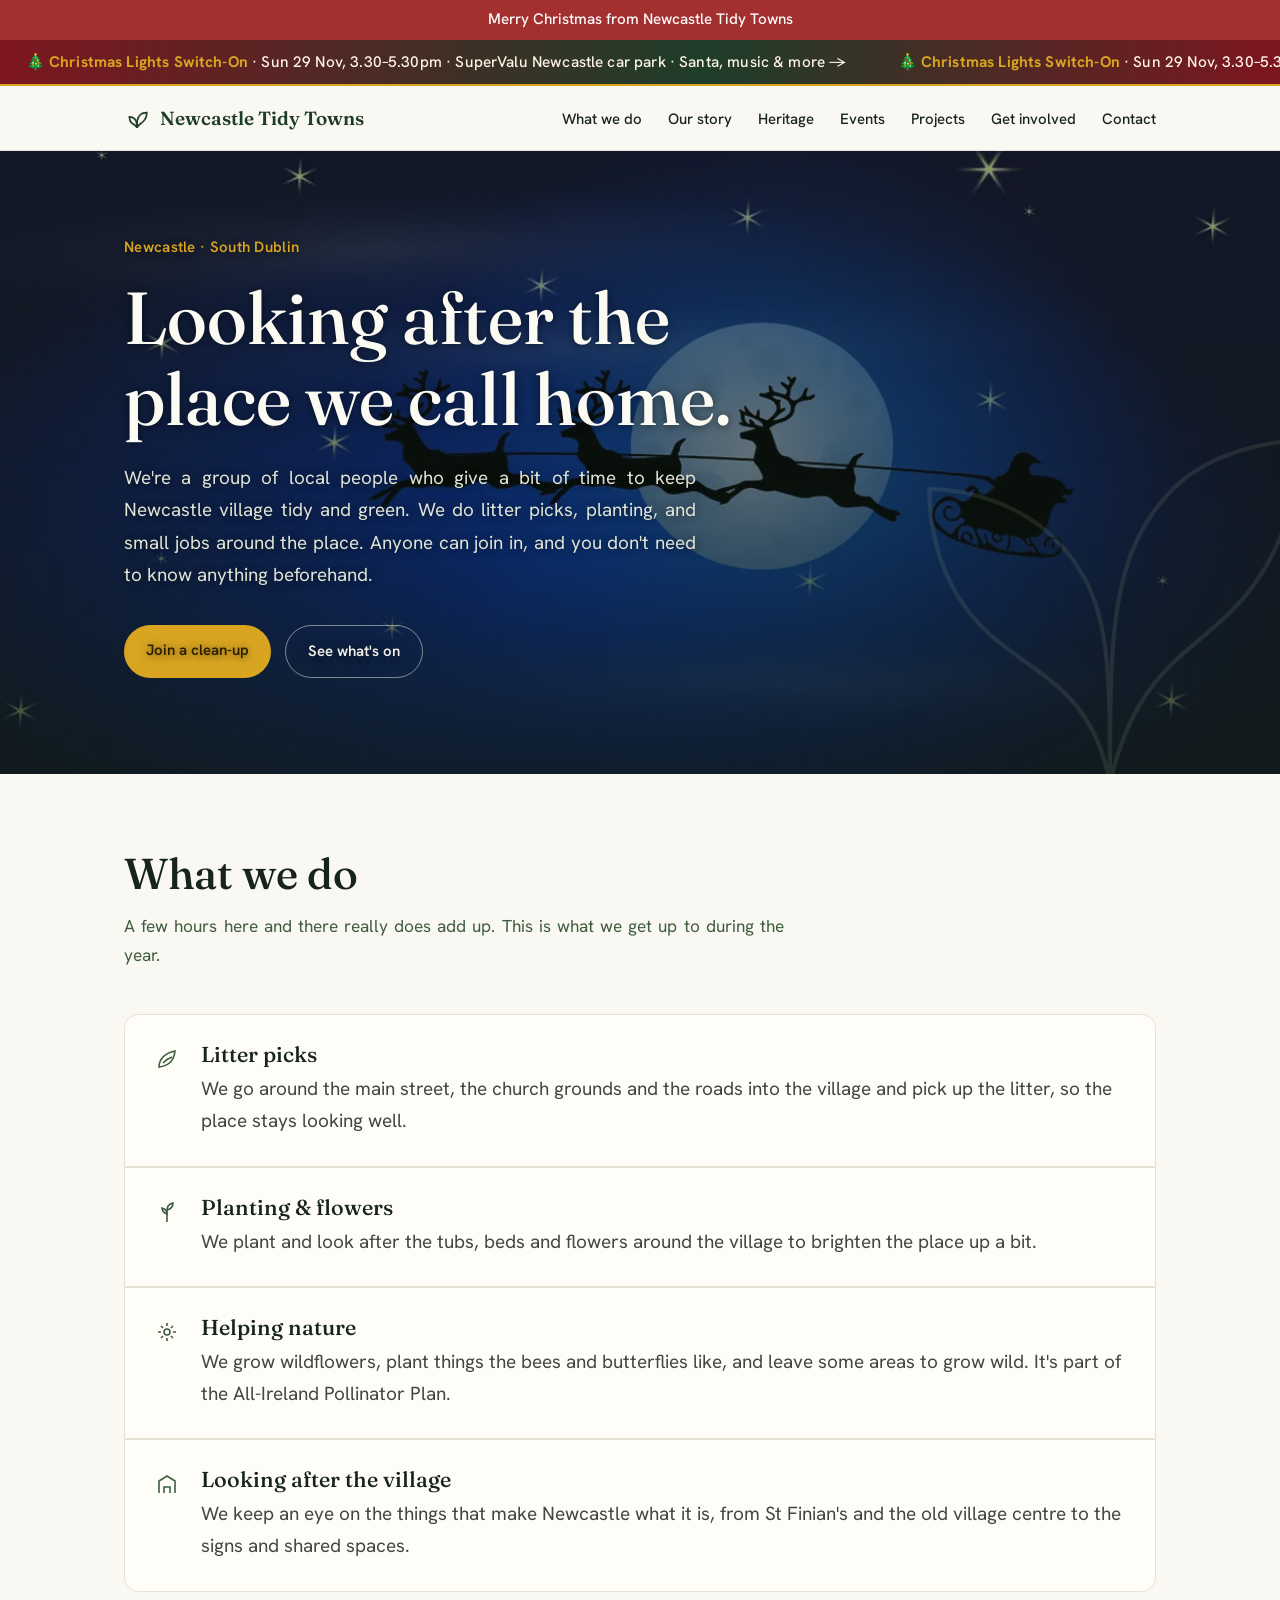
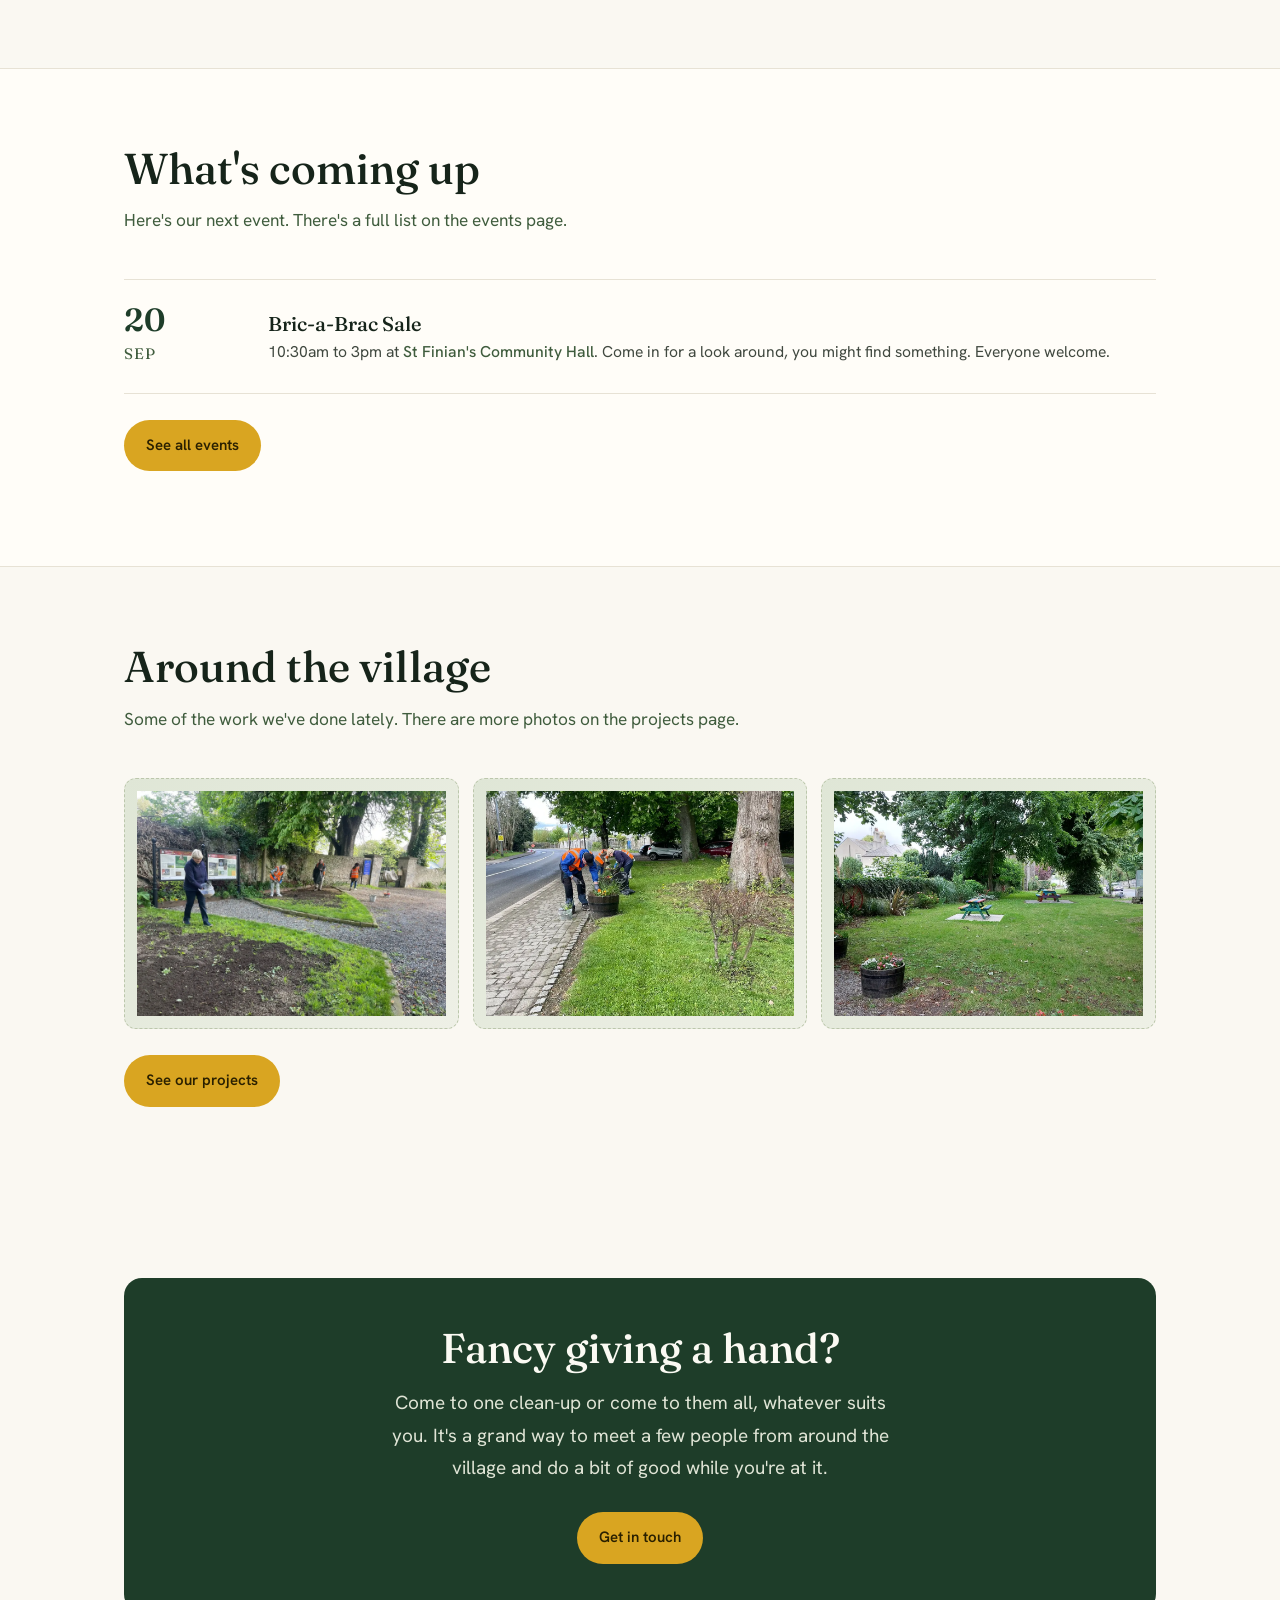
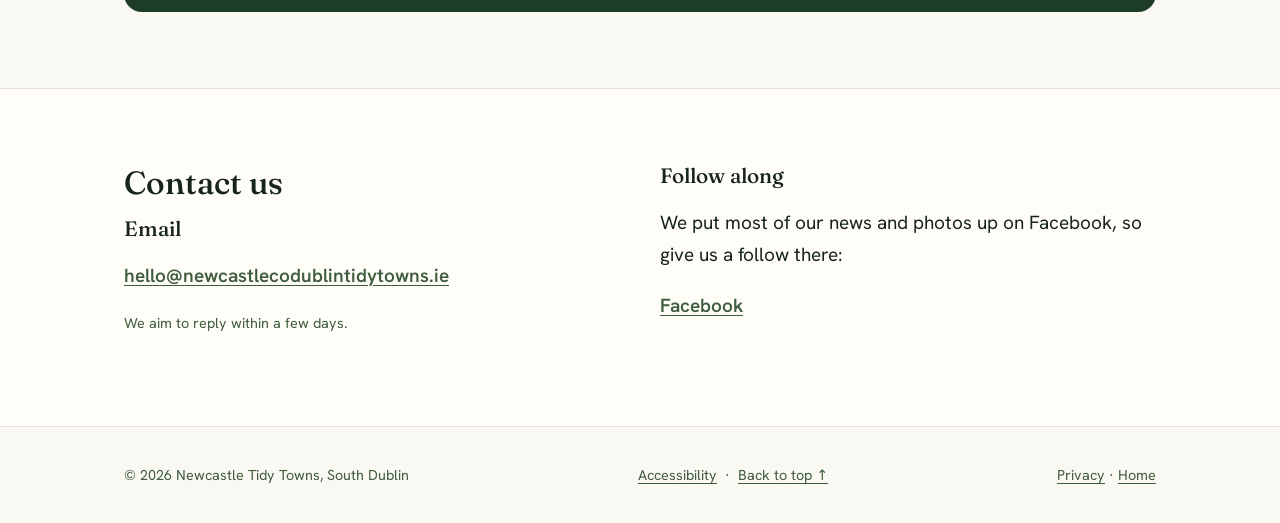
<file: index.html>
<!doctype html>
<html lang="en">
<head>
<meta charset="utf-8">
<meta name="viewport" content="width=device-width, initial-scale=1">
<title>Newcastle Tidy Towns — South Dublin</title>
<meta name="google-site-verification" content="IfCaUs35TyWBeAt0wDYoIm1VWhrA6LuLnzSmgDKAq8k" />
  <meta name="description" content="Newcastle Tidy Towns, South Dublin. Volunteers caring for our village — clean-ups, planting, biodiversity and heritage. Come and get involved.">
<link rel="preconnect" href="https://fonts.googleapis.com">
<link rel="preconnect" href="https://fonts.gstatic.com" crossorigin>
<link href="https://fonts.googleapis.com/css2?family=Fraunces:opsz,wght@9..144,400;9..144,500;9..144,600&family=Hanken+Grotesk:wght@400;500;600&display=swap" rel="stylesheet">
<link rel="stylesheet" href="css/style.css">
</head>
<body>
<a class="skip-link" href="#main">Skip to main content</a>
<a class="xmas-banner" href="events.html#xmas-lights-switch-on" aria-label="Christmas lights switch-on: Sunday 29 November, 3.30 to 5.30pm at SuperValu Newcastle car park, with Santa and more. See the event details."><span class="track" aria-hidden="true"><span class="grp"><span class="seg">🎄 <b>Christmas Lights Switch-On</b> &middot; Sun 29 Nov, 3.30&ndash;5.30pm &middot; SuperValu Newcastle car park &middot; Santa, music &amp; more &rarr;</span><span class="seg">🎄 <b>Christmas Lights Switch-On</b> &middot; Sun 29 Nov, 3.30&ndash;5.30pm &middot; SuperValu Newcastle car park &middot; Santa, music &amp; more &rarr;</span><span class="seg">🎄 <b>Christmas Lights Switch-On</b> &middot; Sun 29 Nov, 3.30&ndash;5.30pm &middot; SuperValu Newcastle car park &middot; Santa, music &amp; more &rarr;</span><span class="seg">🎄 <b>Christmas Lights Switch-On</b> &middot; Sun 29 Nov, 3.30&ndash;5.30pm &middot; SuperValu Newcastle car park &middot; Santa, music &amp; more &rarr;</span></span><span class="grp"><span class="seg">🎄 <b>Christmas Lights Switch-On</b> &middot; Sun 29 Nov, 3.30&ndash;5.30pm &middot; SuperValu Newcastle car park &middot; Santa, music &amp; more &rarr;</span><span class="seg">🎄 <b>Christmas Lights Switch-On</b> &middot; Sun 29 Nov, 3.30&ndash;5.30pm &middot; SuperValu Newcastle car park &middot; Santa, music &amp; more &rarr;</span><span class="seg">🎄 <b>Christmas Lights Switch-On</b> &middot; Sun 29 Nov, 3.30&ndash;5.30pm &middot; SuperValu Newcastle car park &middot; Santa, music &amp; more &rarr;</span><span class="seg">🎄 <b>Christmas Lights Switch-On</b> &middot; Sun 29 Nov, 3.30&ndash;5.30pm &middot; SuperValu Newcastle car park &middot; Santa, music &amp; more &rarr;</span></span></span></a>

<header>
  <div class="wrap bar">
    <span class="brand">
      <svg width="26" height="26" viewBox="0 0 24 24" fill="none" stroke="currentColor" stroke-width="1.6" aria-hidden="true">
        <path d="M12 21c0-6 0-9 3-12 2-2 5-2 6-2 0 3-1 6-3 8-2.4 2.4-4.8 3-6 6z"/>
        <path d="M12 21c0-4 0-6-2-8-1.4-1.4-3.6-2-5-2 0 2 .6 4 2 5.5C8.6 18 11 18 12 21z"/>
      </svg>
      Newcastle Tidy Towns
    </span>
    <nav aria-label="Primary">
      <ul>
        <li><a href="index.html#about">What we do</a></li>
        <li><a href="history.html">Our story</a></li>
        <li><a href="heritage.html">Heritage</a></li>
        <li><a href="events.html">Events</a></li>
        <li><a href="projects.html">Projects</a></li>
        <li><a href="index.html#involved">Get involved</a></li>
        <li><a href="index.html#contact">Contact</a></li>
      </ul>
    </nav>
    <button class="menu-btn" aria-label="Toggle menu" aria-expanded="false" onclick="var n=document.querySelector('nav');var o=n.classList.toggle('open');this.setAttribute('aria-expanded',o)">Menu</button>
  </div>
</header>

<div id="top" class="hero">
  <div class="wrap">
    <p class="eyebrow">Newcastle · South Dublin</p>
    <h1>Looking after the place we call home.</h1>
    <p class="lede">We're a group of local people who give a bit of time to keep Newcastle village tidy and green. We do litter picks, planting, and small jobs around the place. Anyone can join in, and you don't need to know anything beforehand.</p>
    <div class="cta-row">
      <a class="btn btn-primary" href="index.html#involved">Join a clean-up</a>
      <a class="btn btn-ghost" href="events.html">See what's on</a>
    </div>
  </div>
  <svg class="sprig" viewBox="0 0 200 200" fill="none" stroke="currentColor" stroke-width="2" aria-hidden="true">
    <path d="M100 190 C100 120 100 80 130 50 C150 30 180 28 190 26 C190 56 180 86 158 108 C136 130 112 138 100 190Z"/>
    <path d="M100 190 C100 130 100 100 74 74 C56 56 30 50 14 50 C14 78 24 104 46 122 C68 140 92 148 100 190Z"/>
  </svg>
</div>

<main id="main">
  <section id="about">
    <div class="wrap">
      <div class="section-head">
        <h2>What we do</h2>
        <p>A few hours here and there really does add up. This is what we get up to during the year.</p>
      </div>
      <div class="focus-list">
        <div class="focus-item">
          <svg class="leaf" width="24" height="24" viewBox="0 0 24 24" fill="none" stroke="currentColor" stroke-width="1.6" aria-hidden="true"><path d="M4 20c0-8 6-14 16-16-1 10-7 15-16 16z"/><path d="M8 16c3-3 6-5 9-6"/></svg>
          <div>
            <h3>Litter picks</h3>
            <p>We go around the main street, the church grounds and the roads into the village and pick up the litter, so the place stays looking well.</p>
          </div>
        </div>
        <div class="focus-item">
          <svg class="leaf" width="24" height="24" viewBox="0 0 24 24" fill="none" stroke="currentColor" stroke-width="1.6" aria-hidden="true"><path d="M12 22V10"/><path d="M12 10c0-3 2-6 6-7 0 3-2 6-6 7z"/><path d="M12 14c0-3-2-5-5-6 0 3 2 5 5 6z"/></svg>
          <div>
            <h3>Planting &amp; flowers</h3>
            <p>We plant and look after the tubs, beds and flowers around the village to brighten the place up a bit.</p>
          </div>
        </div>
        <div class="focus-item">
          <svg class="leaf" width="24" height="24" viewBox="0 0 24 24" fill="none" stroke="currentColor" stroke-width="1.6" aria-hidden="true"><circle cx="12" cy="12" r="3"/><path d="M12 3v3M12 18v3M3 12h3M18 12h3M6 6l2 2M16 16l2 2M6 18l2-2M16 8l2-2"/></svg>
          <div>
            <h3>Helping nature</h3>
            <p>We grow wildflowers, plant things the bees and butterflies like, and leave some areas to grow wild. It's part of the All-Ireland Pollinator Plan.</p>
          </div>
        </div>
        <div class="focus-item">
          <svg class="leaf" width="24" height="24" viewBox="0 0 24 24" fill="none" stroke="currentColor" stroke-width="1.6" aria-hidden="true"><path d="M4 21V9l8-5 8 5v12"/><path d="M9 21v-6h6v6"/></svg>
          <div>
            <h3>Looking after the village</h3>
            <p>We keep an eye on the things that make Newcastle what it is, from St Finian's and the old village centre to the signs and shared spaces.</p>
          </div>
        </div>
      </div>
    </div>
  </section>

  <section id="events" class="tint">
    <div class="wrap">
      <div class="section-head">
        <h2>What's coming up</h2>
        <p>Here's our next event. There's a full list on the events page.</p>
      </div>
      <ul class="events">
        <li class="event">
          <span class="date"><span class="day">20</span><span class="mon">Sep</span></span>
          <div>
            <h3>Bric-a-Brac Sale</h3>
            <p>10:30am to 3pm at <span class="where">St Finian's Community Hall</span>. Come in for a look around, you might find something. Everyone welcome.</p>
          </div>
        </li>
      </ul>
      <p style="margin-top:26px"><a class="btn btn-primary" href="events.html">See all events</a></p>
    </div>
  </section>

  <section id="projects">
    <div class="wrap">
      <div class="section-head">
        <h2>Around the village</h2>
        <p>Some of the work we've done lately. There are more photos on the projects page.</p>
      </div>
      <div class="gallery">
       <figure><div class="photo"><img src="images/cleanup-heritage-beds.webp" width="1500" height="1125" loading="lazy" decoding="async" alt="Volunteers planting the beds beside the heritage boards at the old village"></div></figure>
       <figure><div class="photo"><img src="images/cleanup-roadside-planters.webp" width="1125" height="1500" loading="lazy" decoding="async" alt="The volunteer team planting the roadside barrel planters"></div></figure>
       <figure><div class="photo"><img src="images/village-green-benches.webp" width="1125" height="1500" loading="lazy" decoding="async" alt="The village green with rainbow-painted picnic benches and mature trees"></div></figure>
     </div>
      <p style="margin-top:26px"><a class="btn btn-primary" href="projects.html">See our projects</a></p>
    </div>
  </section>

  <section id="involved">
    <div class="wrap">
      <div class="band">
        <h2>Fancy giving a hand?</h2>
        <p>Come to one clean-up or come to them all, whatever suits you. It's a grand way to meet a few people from around the village and do a bit of good while you're at it.</p>
        <a class="btn btn-primary" href="index.html#contact">Get in touch</a>
      </div>
    </div>
  </section>

  <section id="contact" class="tint" style="border-bottom:none">
    <div class="wrap">
      <div class="contact">
        <div>
          <h2 style="font-size:2rem;margin-bottom:18px">Contact us</h2>
          <h3>Email</h3>
          <p><a href="mailto:hello@newcastlecodublintidytowns.ie">hello@newcastlecodublintidytowns.ie</a></p>
          <p class="note">We aim to reply within a few days.</p>
        </div>
        <div>
          <h3>Follow along</h3>
          <p>We put most of our news and photos up on Facebook, so give us a follow there:</p>
          <p><a href="https://www.facebook.com/p/Newcastle-Tidy-Towns-100067985065718/" target="_blank" rel="noopener">Facebook</a></p>
        </div>
      </div>
    </div>
  </section>
</main>

<footer>
  <div class="wrap">
    <span>© <span id="yr"></span> Newcastle Tidy Towns, South Dublin</span>
    <span><a href="accessibility.html">Accessibility</a> &nbsp;·&nbsp; <a href="index.html#top">Back to top ↑</a></span>
    <span><a href="privacy.html">Privacy</a> · <a href="index.html">Home</a></span>

  </div>
</footer>

<script>document.getElementById('yr').textContent=new Date().getFullYear();</script>
  <script src="js/seasons.js" defer></script>
</body>
</html>
</file>
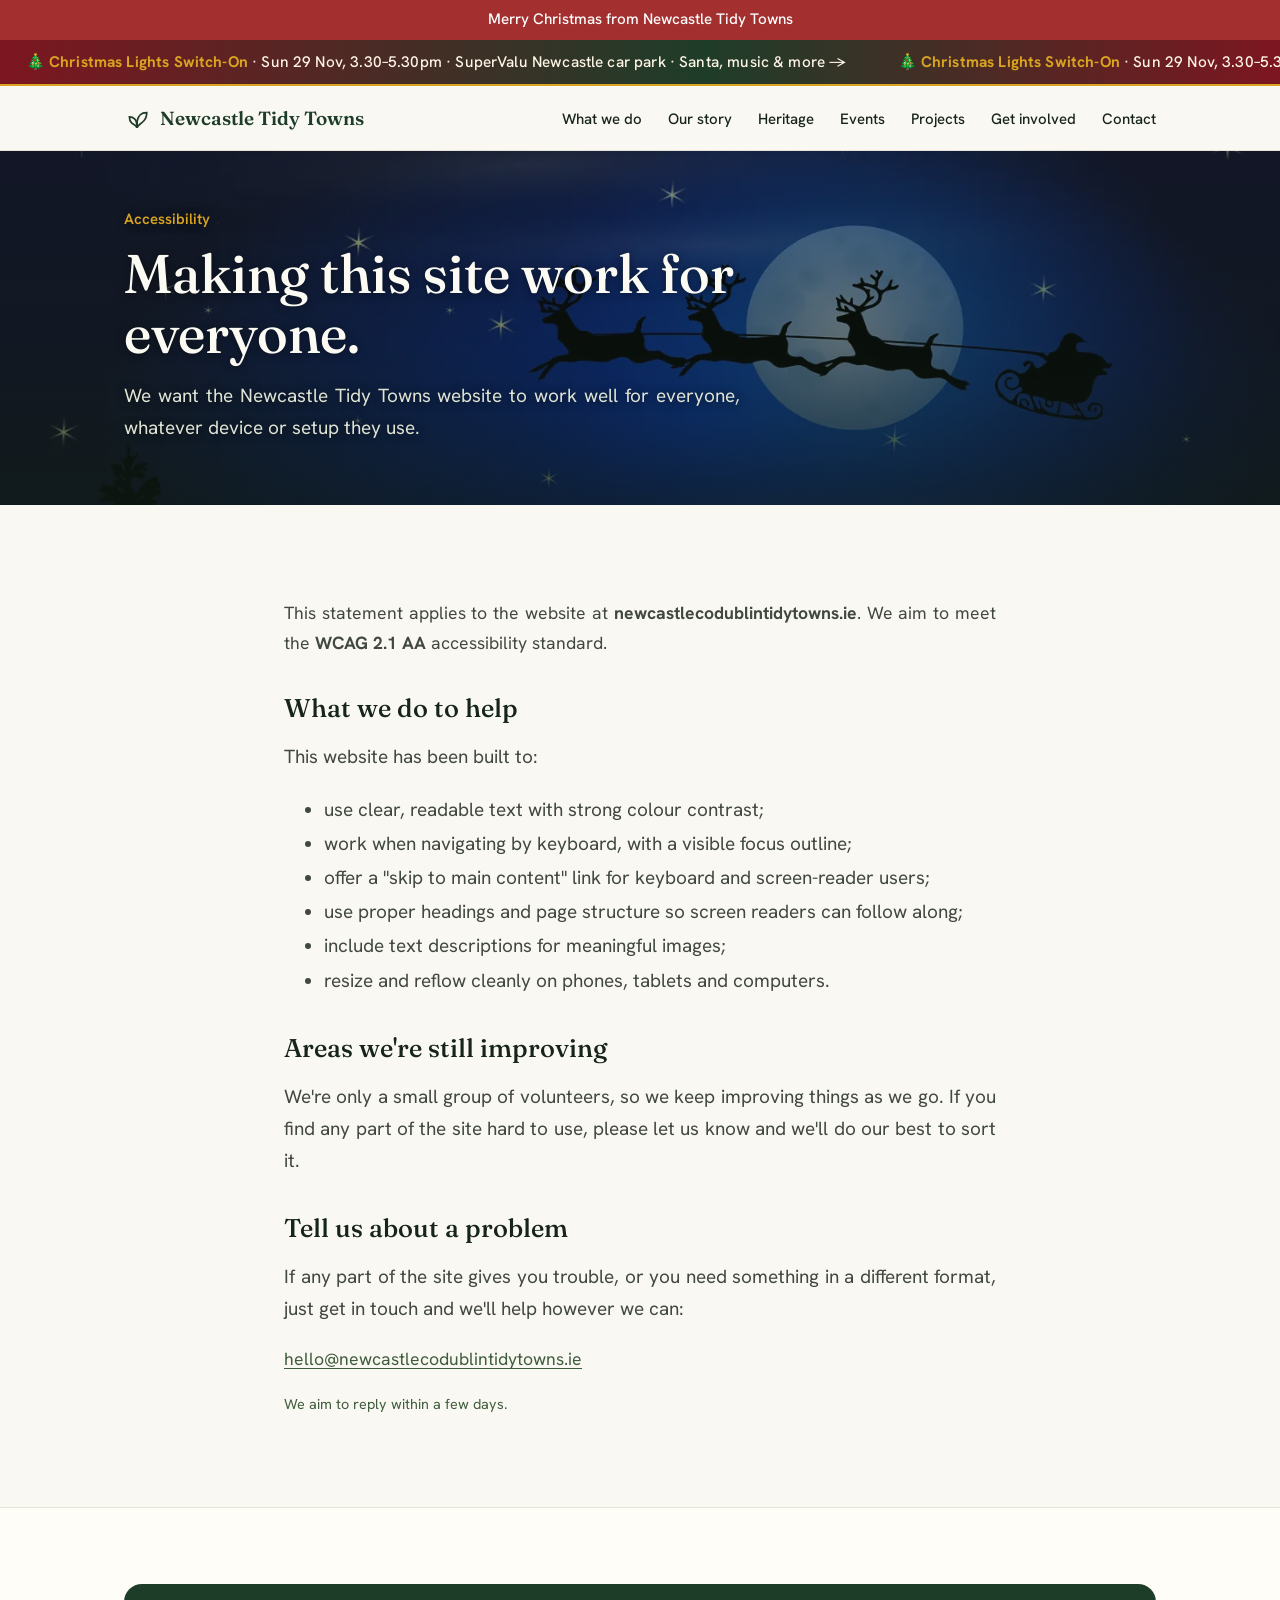
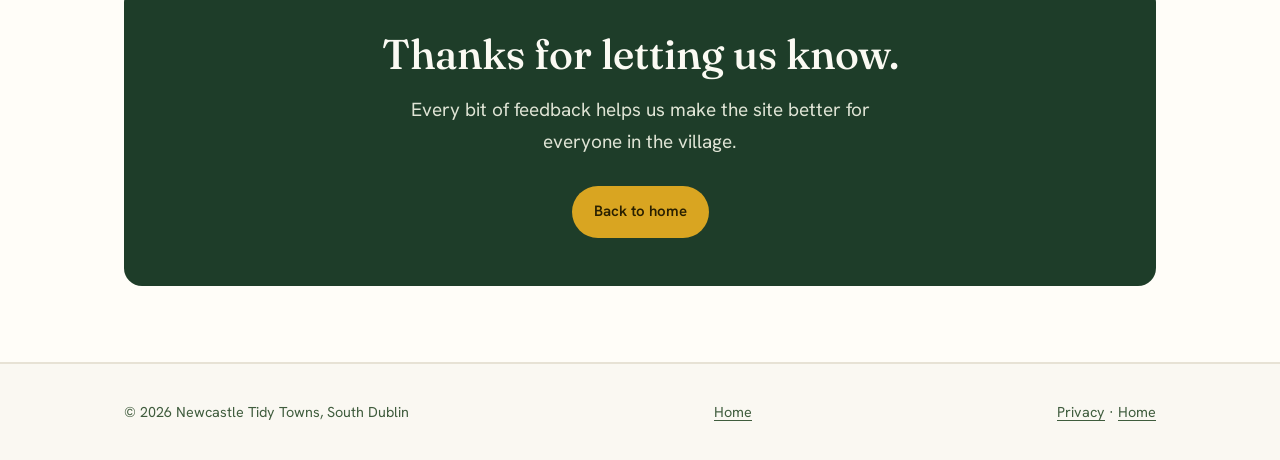
<file: accessibility.html>
<!doctype html>
<html lang="en">
<head>
<meta charset="utf-8">
<meta name="viewport" content="width=device-width, initial-scale=1">
<title>Accessibility — Newcastle Tidy Towns</title>
<meta name="description" content="Accessibility statement for the Newcastle Tidy Towns website, South Dublin. We aim to meet WCAG 2.1 AA and welcome feedback.">
<link rel="preconnect" href="https://fonts.googleapis.com">
<link rel="preconnect" href="https://fonts.gstatic.com" crossorigin>
<link href="https://fonts.googleapis.com/css2?family=Fraunces:opsz,wght@9..144,400;9..144,500;9..144,600&family=Hanken+Grotesk:wght@400;500;600&display=swap" rel="stylesheet">
<link rel="stylesheet" href="css/style.css">
</head>
<body>
<a class="skip-link" href="#main">Skip to main content</a>
<a class="xmas-banner" href="events.html#xmas-lights-switch-on" aria-label="Christmas lights switch-on: Sunday 29 November, 3.30 to 5.30pm at SuperValu Newcastle car park, with Santa and more. See the event details."><span class="track" aria-hidden="true"><span class="grp"><span class="seg">🎄 <b>Christmas Lights Switch-On</b> &middot; Sun 29 Nov, 3.30&ndash;5.30pm &middot; SuperValu Newcastle car park &middot; Santa, music &amp; more &rarr;</span><span class="seg">🎄 <b>Christmas Lights Switch-On</b> &middot; Sun 29 Nov, 3.30&ndash;5.30pm &middot; SuperValu Newcastle car park &middot; Santa, music &amp; more &rarr;</span><span class="seg">🎄 <b>Christmas Lights Switch-On</b> &middot; Sun 29 Nov, 3.30&ndash;5.30pm &middot; SuperValu Newcastle car park &middot; Santa, music &amp; more &rarr;</span><span class="seg">🎄 <b>Christmas Lights Switch-On</b> &middot; Sun 29 Nov, 3.30&ndash;5.30pm &middot; SuperValu Newcastle car park &middot; Santa, music &amp; more &rarr;</span></span><span class="grp"><span class="seg">🎄 <b>Christmas Lights Switch-On</b> &middot; Sun 29 Nov, 3.30&ndash;5.30pm &middot; SuperValu Newcastle car park &middot; Santa, music &amp; more &rarr;</span><span class="seg">🎄 <b>Christmas Lights Switch-On</b> &middot; Sun 29 Nov, 3.30&ndash;5.30pm &middot; SuperValu Newcastle car park &middot; Santa, music &amp; more &rarr;</span><span class="seg">🎄 <b>Christmas Lights Switch-On</b> &middot; Sun 29 Nov, 3.30&ndash;5.30pm &middot; SuperValu Newcastle car park &middot; Santa, music &amp; more &rarr;</span><span class="seg">🎄 <b>Christmas Lights Switch-On</b> &middot; Sun 29 Nov, 3.30&ndash;5.30pm &middot; SuperValu Newcastle car park &middot; Santa, music &amp; more &rarr;</span></span></span></a>

<header>
  <div class="wrap bar">
    <a class="brand" href="index.html">
      <svg width="26" height="26" viewBox="0 0 24 24" fill="none" stroke="currentColor" stroke-width="1.6" aria-hidden="true">
        <path d="M12 21c0-6 0-9 3-12 2-2 5-2 6-2 0 3-1 6-3 8-2.4 2.4-4.8 3-6 6z"/>
        <path d="M12 21c0-4 0-6-2-8-1.4-1.4-3.6-2-5-2 0 2 .6 4 2 5.5C8.6 18 11 18 12 21z"/>
      </svg>
      Newcastle Tidy Towns
    </a>
    <nav aria-label="Primary">
      <ul>
        <li><a href="index.html#about">What we do</a></li>
        <li><a href="history.html">Our story</a></li>
        <li><a href="heritage.html">Heritage</a></li>
        <li><a href="events.html">Events</a></li>
        <li><a href="projects.html">Projects</a></li>
        <li><a href="index.html#involved">Get involved</a></li>
        <li><a href="index.html#contact">Contact</a></li>
      </ul>
    </nav>
    <button class="menu-btn" aria-label="Toggle menu" aria-expanded="false" onclick="var n=document.querySelector('nav');var o=n.classList.toggle('open');this.setAttribute('aria-expanded',o)">Menu</button>
  </div>
</header>

<div class="page-hero">
  <div class="wrap">
    <p class="eyebrow">Accessibility</p>
    <h1>Making this site work for everyone.</h1>
    <p>We want the Newcastle Tidy Towns website to work well for everyone, whatever device or setup they use.</p>
  </div>
</div>

<main id="main">
  <section>
    <div class="wrap" style="max-width:760px">

      <p style="font-size:1.1rem;color:#40483f">This statement applies to the website at <strong>newcastlecodublintidytowns.ie</strong>. We aim to meet the <strong>WCAG 2.1 AA</strong> accessibility standard.</p>

      <h2 style="font-family:'Fraunces',serif;font-size:1.6rem;margin:36px 0 12px">What we do to help</h2>
      <p style="color:#40483f">This website has been built to:</p>
      <ul style="color:#40483f;line-height:1.8">
        <li>use clear, readable text with strong colour contrast;</li>
        <li>work when navigating by keyboard, with a visible focus outline;</li>
        <li>offer a "skip to main content" link for keyboard and screen-reader users;</li>
        <li>use proper headings and page structure so screen readers can follow along;</li>
        <li>include text descriptions for meaningful images;</li>
        <li>resize and reflow cleanly on phones, tablets and computers.</li>
      </ul>

      <h2 style="font-family:'Fraunces',serif;font-size:1.6rem;margin:36px 0 12px">Areas we're still improving</h2>
      <p style="color:#40483f">We're only a small group of volunteers, so we keep improving things as we go. If you find any part of the site hard to use, please let us know and we'll do our best to sort it.</p>

      <h2 style="font-family:'Fraunces',serif;font-size:1.6rem;margin:36px 0 12px">Tell us about a problem</h2>
      <p style="color:#40483f">If any part of the site gives you trouble, or you need something in a different format, just get in touch and we'll help however we can:</p>
      <p style="font-size:1.1rem"><a href="mailto:hello@newcastlecodublintidytowns.ie">hello@newcastlecodublintidytowns.ie</a></p>
      <p class="note">We aim to reply within a few days.</p>

    </div>
  </section>

  <section class="tint">
    <div class="wrap">
      <div class="band">
        <h2>Thanks for letting us know.</h2>
        <p>Every bit of feedback helps us make the site better for everyone in the village.</p>
        <a class="btn btn-primary" href="index.html">Back to home</a>
      </div>
    </div>
  </section>
</main>

<footer>
  <div class="wrap">
    <span>© <span id="yr"></span> Newcastle Tidy Towns, South Dublin</span>
    <span><a href="index.html">Home</a></span>
    <span><a href="privacy.html">Privacy</a> · <a href="index.html">Home</a></span>
  </div>
</footer>

<script>document.getElementById('yr').textContent=new Date().getFullYear();</script>
  <script src="js/seasons.js" defer></script>
</body>
</html>
</file>
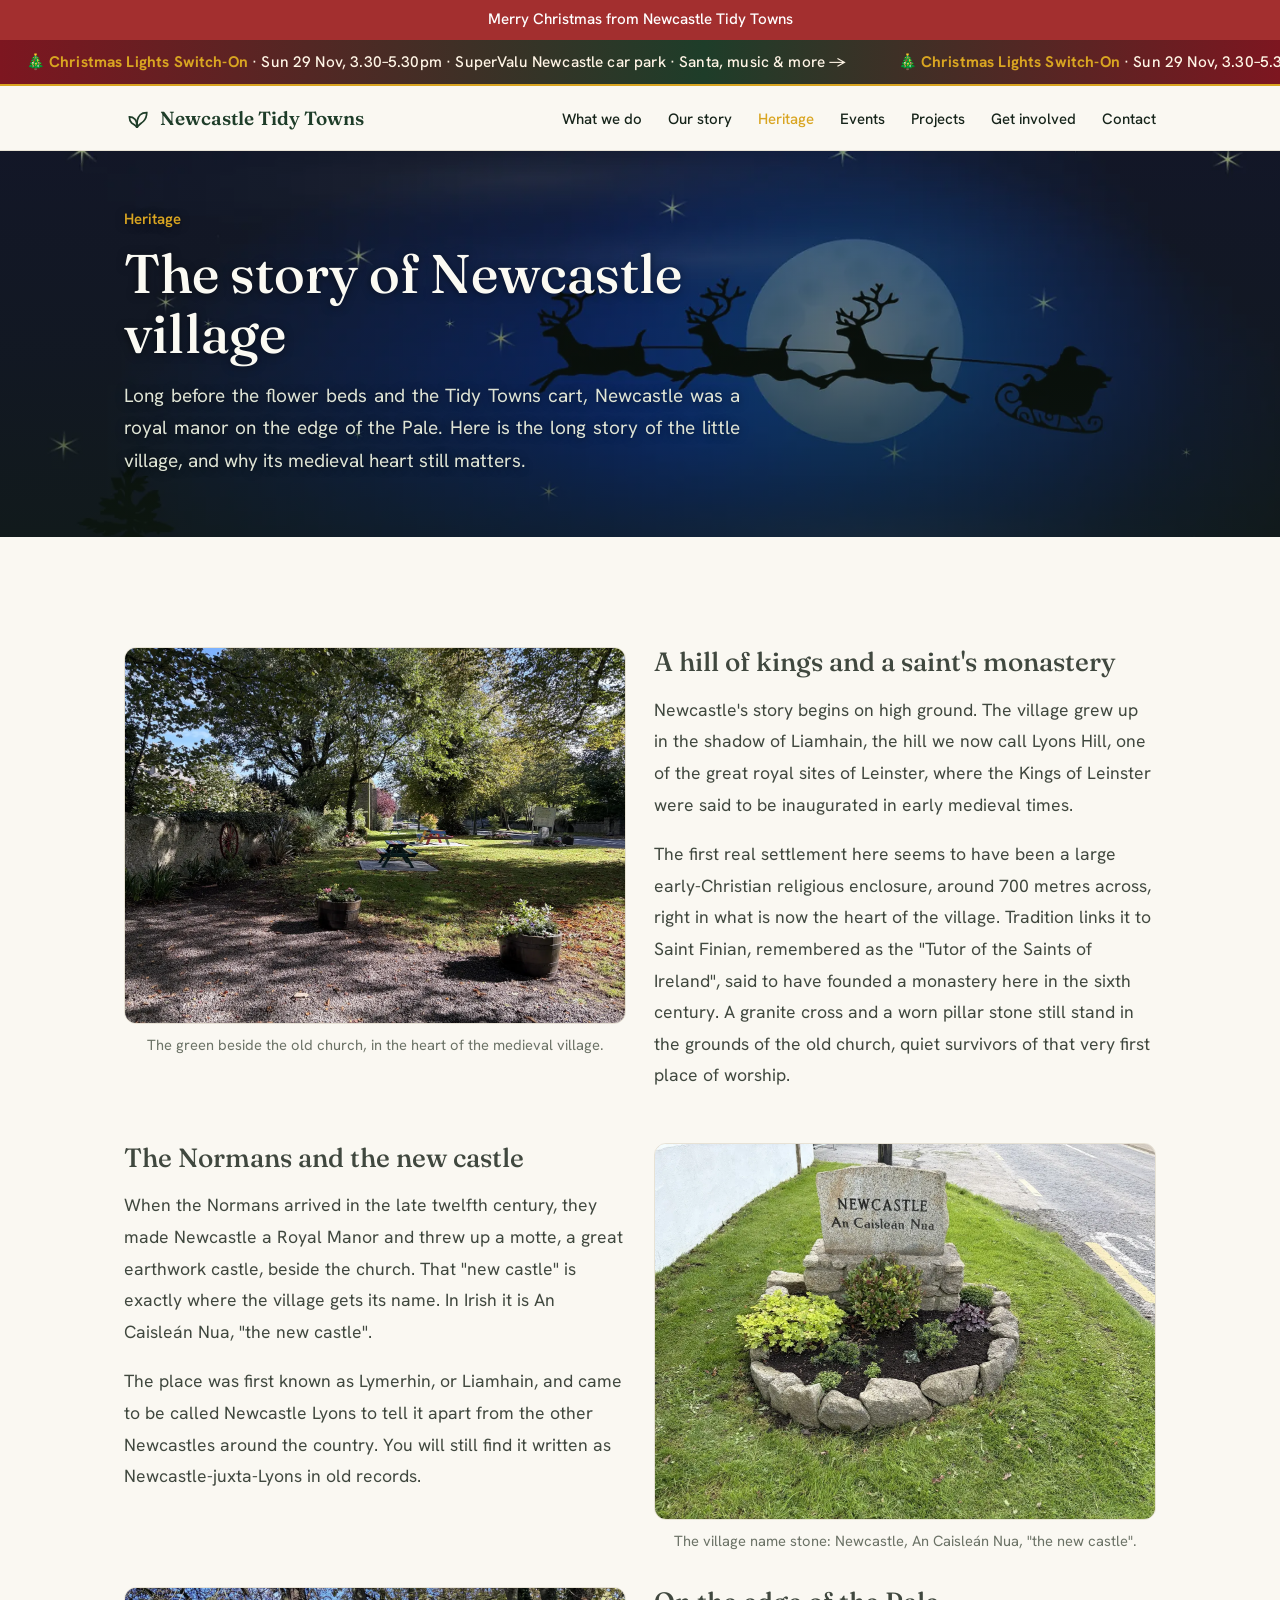
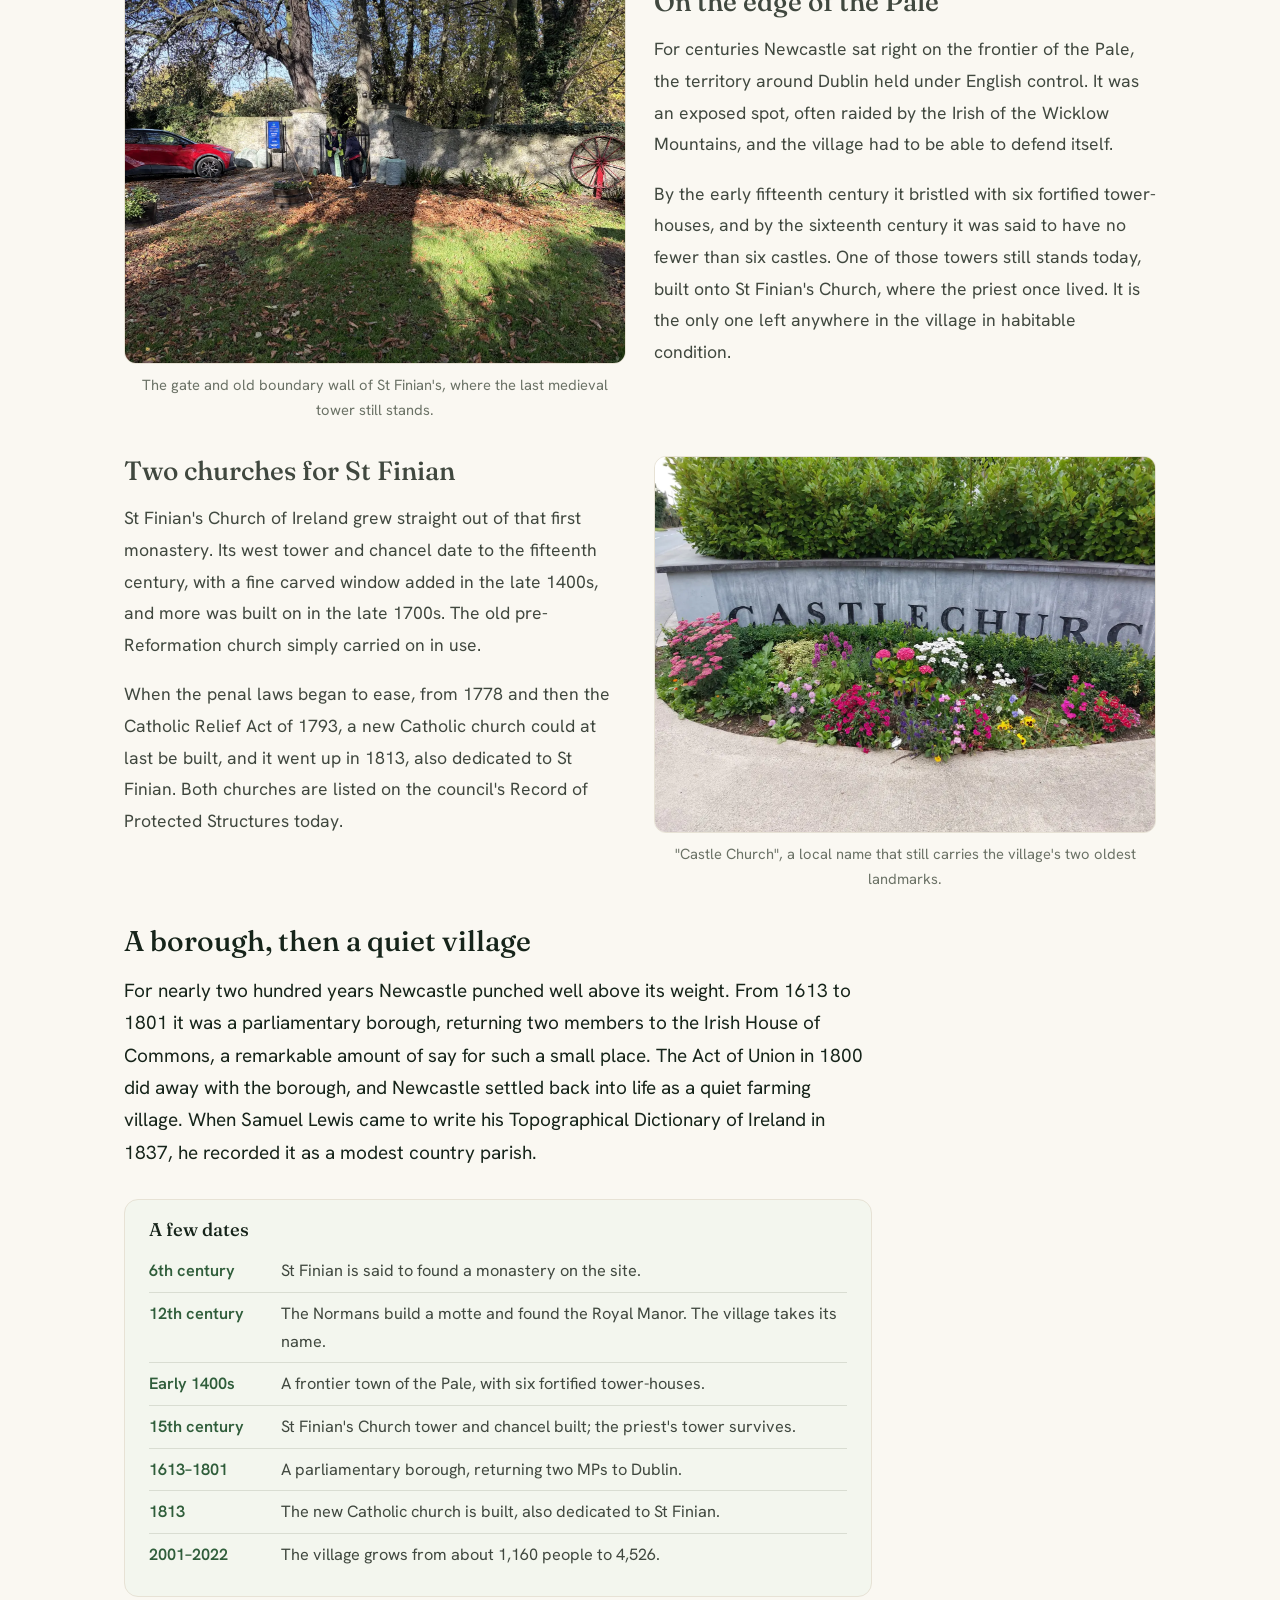
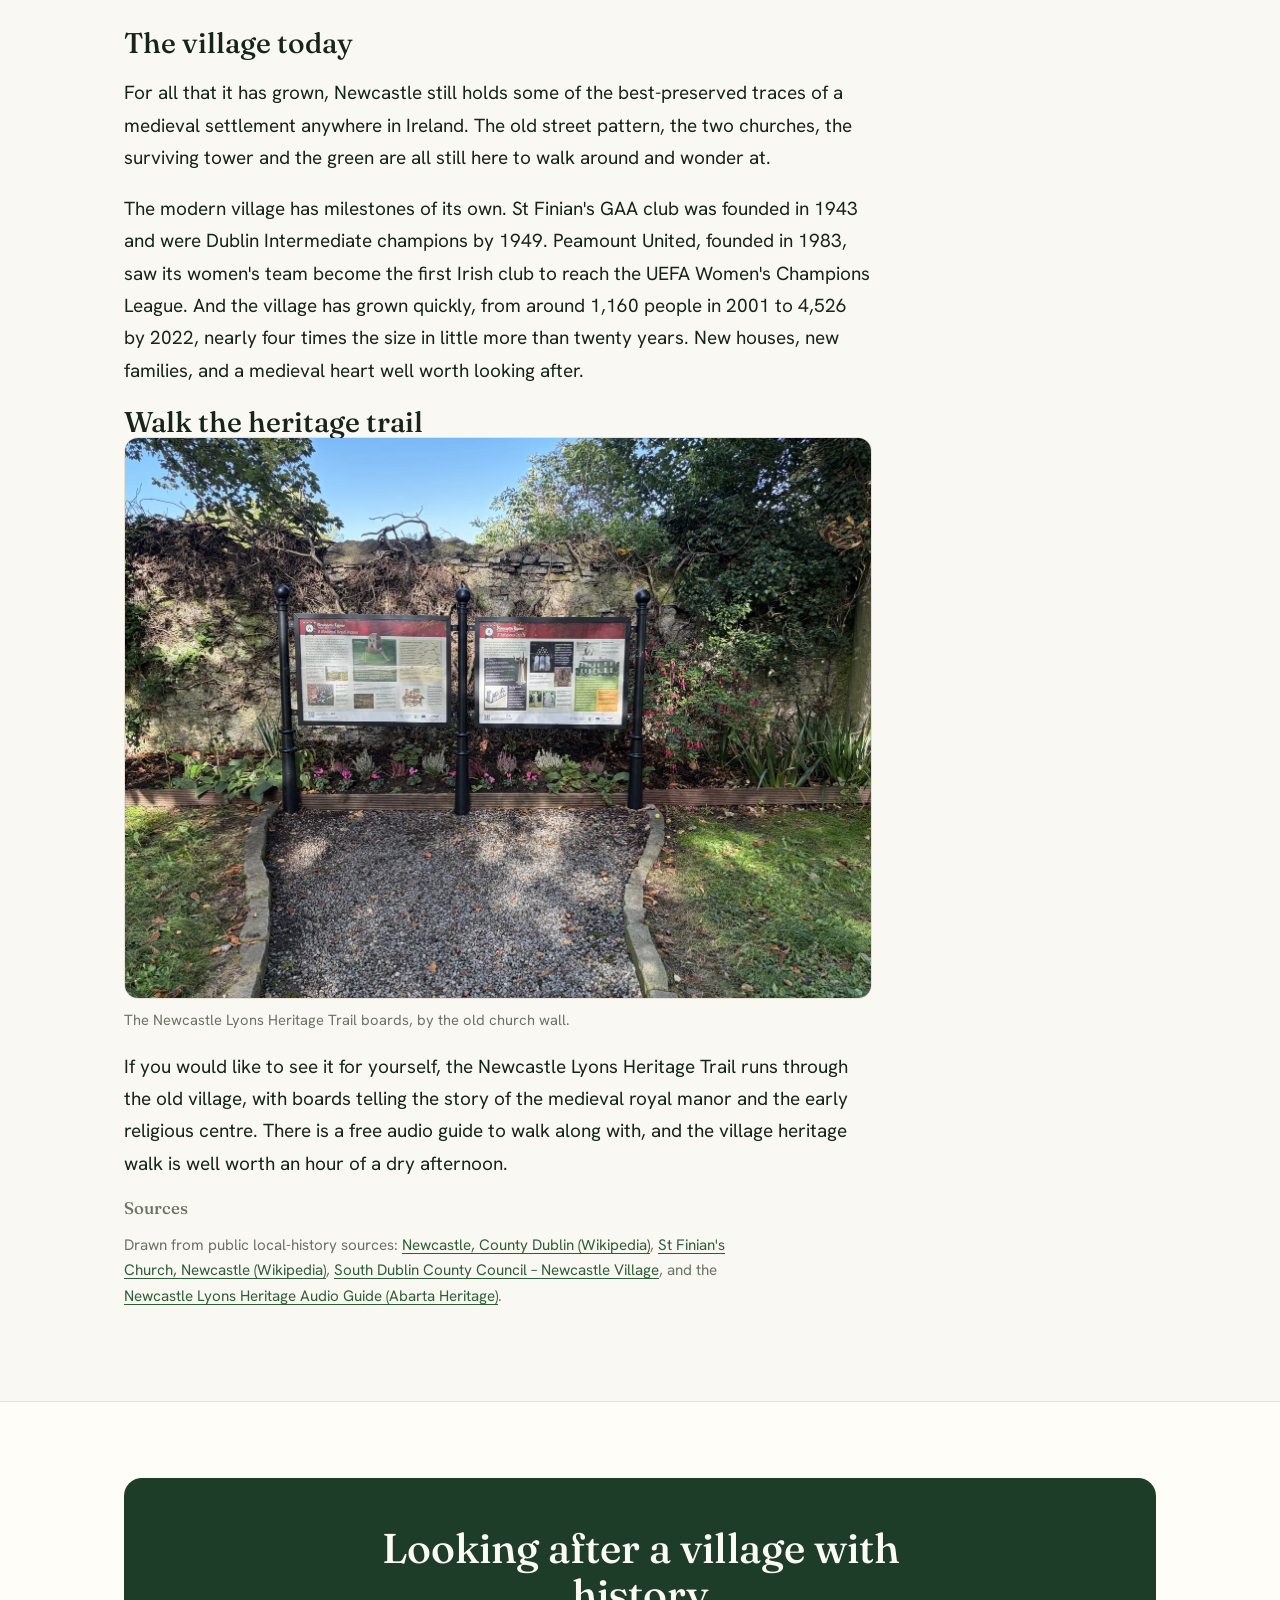
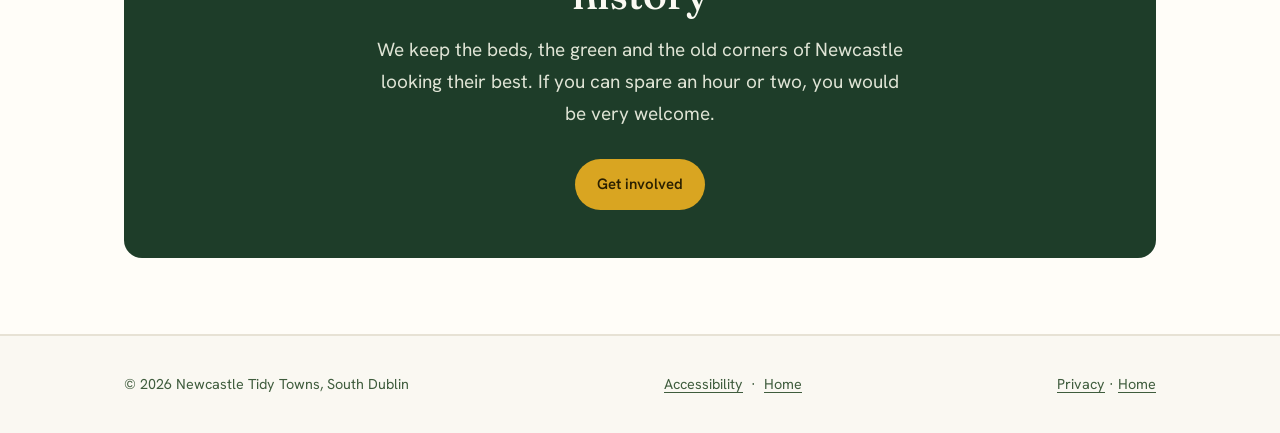
<file: heritage.html>
<!doctype html>
<html lang="en">
<head>
<meta charset="utf-8">
<meta name="viewport" content="width=device-width, initial-scale=1">
<title>The Story of Newcastle Village — Newcastle Tidy Towns</title>
<meta name="description" content="The long history of Newcastle (Newcastle Lyons), South Dublin: a royal hill, a saint's monastery, a Norman castle, a frontier town of the Pale, and the medieval village that survives today.">
<link rel="preconnect" href="https://fonts.googleapis.com">
<link rel="preconnect" href="https://fonts.gstatic.com" crossorigin>
<link href="https://fonts.googleapis.com/css2?family=Fraunces:opsz,wght@9..144,400;9..144,500;9..144,600&family=Hanken+Grotesk:wght@400;500;600&display=swap" rel="stylesheet">
<link rel="stylesheet" href="css/style.css">
<style>
  .hx{max-width:68ch}
  .hx h2{margin-top:0}
  .side{display:flex;flex-wrap:wrap;gap:28px;align-items:flex-start;margin:34px 0}
  .side .pic{flex:1 1 340px;min-width:280px}
  .side .pic img{width:100%;height:auto;border-radius:12px;display:block;border:1px solid var(--stone)}
  .side .pic figcaption{font-size:.92rem;color:#6b7266;margin-top:8px;text-align:center}
  .side .txt{flex:1 1 340px;min-width:280px;font-size:1.1rem;line-height:1.8;color:#40483f}
  .side .txt h2{margin-top:0}
  @media(min-width:760px){ .side.rev{flex-direction:row-reverse} }
  .facts{background:var(--tint,#f3f6ee);border:1px solid var(--stone);border-radius:14px;padding:20px 24px;margin:30px 0;max-width:68ch}
  .facts h2{margin:0 0 10px;font-size:1.15rem}
  .facts ul{margin:0;padding-left:0;list-style:none}
  .facts li{display:flex;gap:14px;padding:7px 0;border-top:1px solid var(--line,#d9ddd2);font-size:1.02rem;color:#40483f}
  .facts li:first-of-type{border-top:none}
  .facts .yr{flex:0 0 118px;font-weight:600;color:var(--accent,#2f5d3a)}
  .trail figure{margin:0 0 18px}
  .trail img{width:100%;height:auto;border-radius:14px;display:block;border:1px solid var(--stone)}
  .trail figcaption{font-size:.92rem;color:#6b7266;margin-top:8px}
  .src{font-size:.95rem;color:#6b7266;max-width:68ch}
  .src a{color:var(--accent,#2f5d3a)}
</style>
</head>
<body>
<a class="skip-link" href="#main">Skip to main content</a>
<a class="xmas-banner" href="events.html#xmas-lights-switch-on" aria-label="Christmas lights switch-on: Sunday 29 November, 3.30 to 5.30pm at SuperValu Newcastle car park, with Santa and more. See the event details."><span class="track" aria-hidden="true"><span class="grp"><span class="seg">🎄 <b>Christmas Lights Switch-On</b> &middot; Sun 29 Nov, 3.30&ndash;5.30pm &middot; SuperValu Newcastle car park &middot; Santa, music &amp; more &rarr;</span><span class="seg">🎄 <b>Christmas Lights Switch-On</b> &middot; Sun 29 Nov, 3.30&ndash;5.30pm &middot; SuperValu Newcastle car park &middot; Santa, music &amp; more &rarr;</span><span class="seg">🎄 <b>Christmas Lights Switch-On</b> &middot; Sun 29 Nov, 3.30&ndash;5.30pm &middot; SuperValu Newcastle car park &middot; Santa, music &amp; more &rarr;</span><span class="seg">🎄 <b>Christmas Lights Switch-On</b> &middot; Sun 29 Nov, 3.30&ndash;5.30pm &middot; SuperValu Newcastle car park &middot; Santa, music &amp; more &rarr;</span></span><span class="grp"><span class="seg">🎄 <b>Christmas Lights Switch-On</b> &middot; Sun 29 Nov, 3.30&ndash;5.30pm &middot; SuperValu Newcastle car park &middot; Santa, music &amp; more &rarr;</span><span class="seg">🎄 <b>Christmas Lights Switch-On</b> &middot; Sun 29 Nov, 3.30&ndash;5.30pm &middot; SuperValu Newcastle car park &middot; Santa, music &amp; more &rarr;</span><span class="seg">🎄 <b>Christmas Lights Switch-On</b> &middot; Sun 29 Nov, 3.30&ndash;5.30pm &middot; SuperValu Newcastle car park &middot; Santa, music &amp; more &rarr;</span><span class="seg">🎄 <b>Christmas Lights Switch-On</b> &middot; Sun 29 Nov, 3.30&ndash;5.30pm &middot; SuperValu Newcastle car park &middot; Santa, music &amp; more &rarr;</span></span></span></a>

<header>
  <div class="wrap bar">
    <a class="brand" href="index.html">
      <svg width="26" height="26" viewBox="0 0 24 24" fill="none" stroke="currentColor" stroke-width="1.6" aria-hidden="true">
        <path d="M12 21c0-6 0-9 3-12 2-2 5-2 6-2 0 3-1 6-3 8-2.4 2.4-4.8 3-6 6z"/>
        <path d="M12 21c0-4 0-6-2-8-1.4-1.4-3.6-2-5-2 0 2 .6 4 2 5.5C8.6 18 11 18 12 21z"/>
      </svg>
      Newcastle Tidy Towns
    </a>
    <nav aria-label="Primary">
      <ul>
        <li><a href="index.html#about">What we do</a></li>
        <li><a href="history.html">Our story</a></li>
        <li><a href="heritage.html" class="active">Heritage</a></li>
        <li><a href="events.html">Events</a></li>
        <li><a href="projects.html">Projects</a></li>
        <li><a href="index.html#involved">Get involved</a></li>
        <li><a href="index.html#contact">Contact</a></li>
      </ul>
    </nav>
    <button class="menu-btn" aria-label="Toggle menu" aria-expanded="false" onclick="var n=document.querySelector('nav');var o=n.classList.toggle('open');this.setAttribute('aria-expanded',o)">Menu</button>
  </div>
</header>

<div class="page-hero">
  <div class="wrap">
    <p class="eyebrow">Heritage</p>
    <h1>The story of Newcastle village</h1>
    <p>Long before the flower beds and the Tidy Towns cart, Newcastle was a royal manor on the edge of the Pale. Here is the long story of the little village, and why its medieval heart still matters.</p>
  </div>
</div>

<main id="main">
  <section>
    <div class="wrap">

      <div class="side">
        <div class="pic">
          <figure>
            <img src="images/church-green.webp" width="1500" height="1125" loading="lazy" decoding="async" alt="A leafy green beside the old church in Newcastle, with picnic benches, barrel planters and a heritage board, and the old stone church tower among the trees">
            <figcaption>The green beside the old church, in the heart of the medieval village.</figcaption>
          </figure>
        </div>
        <div class="txt">
          <h2>A hill of kings and a saint's monastery</h2>
          <p>Newcastle's story begins on high ground. The village grew up in the shadow of Liamhain, the hill we now call Lyons Hill, one of the great royal sites of Leinster, where the Kings of Leinster were said to be inaugurated in early medieval times.</p>
          <p>The first real settlement here seems to have been a large early-Christian religious enclosure, around 700 metres across, right in what is now the heart of the village. Tradition links it to Saint Finian, remembered as the "Tutor of the Saints of Ireland", said to have founded a monastery here in the sixth century. A granite cross and a worn pillar stone still stand in the grounds of the old church, quiet survivors of that very first place of worship.</p>
        </div>
      </div>

      <div class="side rev">
        <div class="pic">
          <figure>
            <img src="images/autumn-newcastle-stone.webp" width="1500" height="1125" loading="lazy" decoding="async" alt="A carved granite stone reading NEWCASTLE and An Caisleán Nua, set in a round stone-edged flower bed at the roadside">
            <figcaption>The village name stone: Newcastle, An Caisleán Nua, "the new castle".</figcaption>
          </figure>
        </div>
        <div class="txt">
          <h2>The Normans and the new castle</h2>
          <p>When the Normans arrived in the late twelfth century, they made Newcastle a Royal Manor and threw up a motte, a great earthwork castle, beside the church. That "new castle" is exactly where the village gets its name. In Irish it is An Caisleán Nua, "the new castle".</p>
          <p>The place was first known as Lymerhin, or Liamhain, and came to be called Newcastle Lyons to tell it apart from the other Newcastles around the country. You will still find it written as Newcastle-juxta-Lyons in old records.</p>
        </div>
      </div>

      <div class="side">
        <div class="pic">
          <figure>
            <img src="images/leaves-church-gate.webp" width="1500" height="1125" loading="lazy" decoding="async" alt="The old iron gate and granite piers at the entrance to St Finian's Church of Ireland, set in a long weathered stone boundary wall">
            <figcaption>The gate and old boundary wall of St Finian's, where the last medieval tower still stands.</figcaption>
          </figure>
        </div>
        <div class="txt">
          <h2>On the edge of the Pale</h2>
          <p>For centuries Newcastle sat right on the frontier of the Pale, the territory around Dublin held under English control. It was an exposed spot, often raided by the Irish of the Wicklow Mountains, and the village had to be able to defend itself.</p>
          <p>By the early fifteenth century it bristled with six fortified tower-houses, and by the sixteenth century it was said to have no fewer than six castles. One of those towers still stands today, built onto St Finian's Church, where the priest once lived. It is the only one left anywhere in the village in habitable condition.</p>
        </div>
      </div>

      <div class="side rev">
        <div class="pic">
          <figure>
            <img src="images/mainst-castlechurch-bed.webp" width="1500" height="1125" loading="lazy" decoding="async" alt="A stone wall carved with the word CASTLECHURCH, with a colourful Tidy Towns flower bed planted in front of it">
            <figcaption>"Castle Church", a local name that still carries the village's two oldest landmarks.</figcaption>
          </figure>
        </div>
        <div class="txt">
          <h2>Two churches for St Finian</h2>
          <p>St Finian's Church of Ireland grew straight out of that first monastery. Its west tower and chancel date to the fifteenth century, with a fine carved window added in the late 1400s, and more was built on in the late 1700s. The old pre-Reformation church simply carried on in use.</p>
          <p>When the penal laws began to ease, from 1778 and then the Catholic Relief Act of 1793, a new Catholic church could at last be built, and it went up in 1813, also dedicated to St Finian. Both churches are listed on the council's Record of Protected Structures today.</p>
        </div>
      </div>

      <div class="hx">
        <h2>A borough, then a quiet village</h2>
        <p>For nearly two hundred years Newcastle punched well above its weight. From 1613 to 1801 it was a parliamentary borough, returning two members to the Irish House of Commons, a remarkable amount of say for such a small place. The Act of Union in 1800 did away with the borough, and Newcastle settled back into life as a quiet farming village. When Samuel Lewis came to write his Topographical Dictionary of Ireland in 1837, he recorded it as a modest country parish.</p>
      </div>

      <div class="facts">
        <h2>A few dates</h2>
        <ul>
          <li><span class="yr">6th century</span><span>St Finian is said to found a monastery on the site.</span></li>
          <li><span class="yr">12th century</span><span>The Normans build a motte and found the Royal Manor. The village takes its name.</span></li>
          <li><span class="yr">Early 1400s</span><span>A frontier town of the Pale, with six fortified tower-houses.</span></li>
          <li><span class="yr">15th century</span><span>St Finian's Church tower and chancel built; the priest's tower survives.</span></li>
          <li><span class="yr">1613&ndash;1801</span><span>A parliamentary borough, returning two MPs to Dublin.</span></li>
          <li><span class="yr">1813</span><span>The new Catholic church is built, also dedicated to St Finian.</span></li>
          <li><span class="yr">2001&ndash;2022</span><span>The village grows from about 1,160 people to 4,526.</span></li>
        </ul>
      </div>

      <div class="hx">
        <h2>The village today</h2>
        <p>For all that it has grown, Newcastle still holds some of the best-preserved traces of a medieval settlement anywhere in Ireland. The old street pattern, the two churches, the surviving tower and the green are all still here to walk around and wonder at.</p>
        <p>The modern village has milestones of its own. St Finian's GAA club was founded in 1943 and were Dublin Intermediate champions by 1949. Peamount United, founded in 1983, saw its women's team become the first Irish club to reach the UEFA Women's Champions League. And the village has grown quickly, from around 1,160 people in 2001 to 4,526 by 2022, nearly four times the size in little more than twenty years. New houses, new families, and a medieval heart well worth looking after.</p>
      </div>

      <div class="trail hx">
        <h2>Walk the heritage trail</h2>
        <figure>
          <img src="images/church-heritage-boards.webp" width="1500" height="1125" loading="lazy" decoding="async" alt="Two Newcastle Lyons Heritage Trail information boards, one titled A Medieval Royal Manor and the other A Religious Centre, mounted against an old ivy-covered stone wall">
          <figcaption>The Newcastle Lyons Heritage Trail boards, by the old church wall.</figcaption>
        </figure>
        <p>If you would like to see it for yourself, the Newcastle Lyons Heritage Trail runs through the old village, with boards telling the story of the medieval royal manor and the early religious centre. There is a free audio guide to walk along with, and the village heritage walk is well worth an hour of a dry afternoon.</p>
      </div>

      <div class="src">
        <h2 style="font-size:1.05rem">Sources</h2>
        <p>Drawn from public local-history sources: <a href="https://en.wikipedia.org/wiki/Newcastle,_County_Dublin">Newcastle, County Dublin (Wikipedia)</a>, <a href="https://en.wikipedia.org/wiki/St_Finian%27s_Church,_Newcastle">St Finian's Church, Newcastle (Wikipedia)</a>, <a href="https://sdcc.ie/en/services/tourism/our-villages/newcastle-village/">South Dublin County Council &ndash; Newcastle Village</a>, and the <a href="https://www.abartaheritage.ie/newcastle-lyons-audio-guide/">Newcastle Lyons Heritage Audio Guide (Abarta Heritage)</a>.</p>
      </div>

    </div>
  </section>

  <section class="tint">
    <div class="wrap">
      <div class="band">
        <h2>Looking after a village with history</h2>
        <p>We keep the beds, the green and the old corners of Newcastle looking their best. If you can spare an hour or two, you would be very welcome.</p>
        <a class="btn btn-primary" href="index.html#involved">Get involved</a>
      </div>
    </div>
  </section>
</main>

<footer>
  <div class="wrap">
    <span>© <span id="yr"></span> Newcastle Tidy Towns, South Dublin</span>
    <span><a href="accessibility.html">Accessibility</a> &nbsp;·&nbsp; <a href="index.html">Home</a></span>
    <span><a href="privacy.html">Privacy</a> · <a href="index.html">Home</a></span>
  </div>
</footer>

<script>document.getElementById('yr').textContent=new Date().getFullYear();</script>
  <script src="js/seasons.js" defer></script>
</body>
</html>
</file>
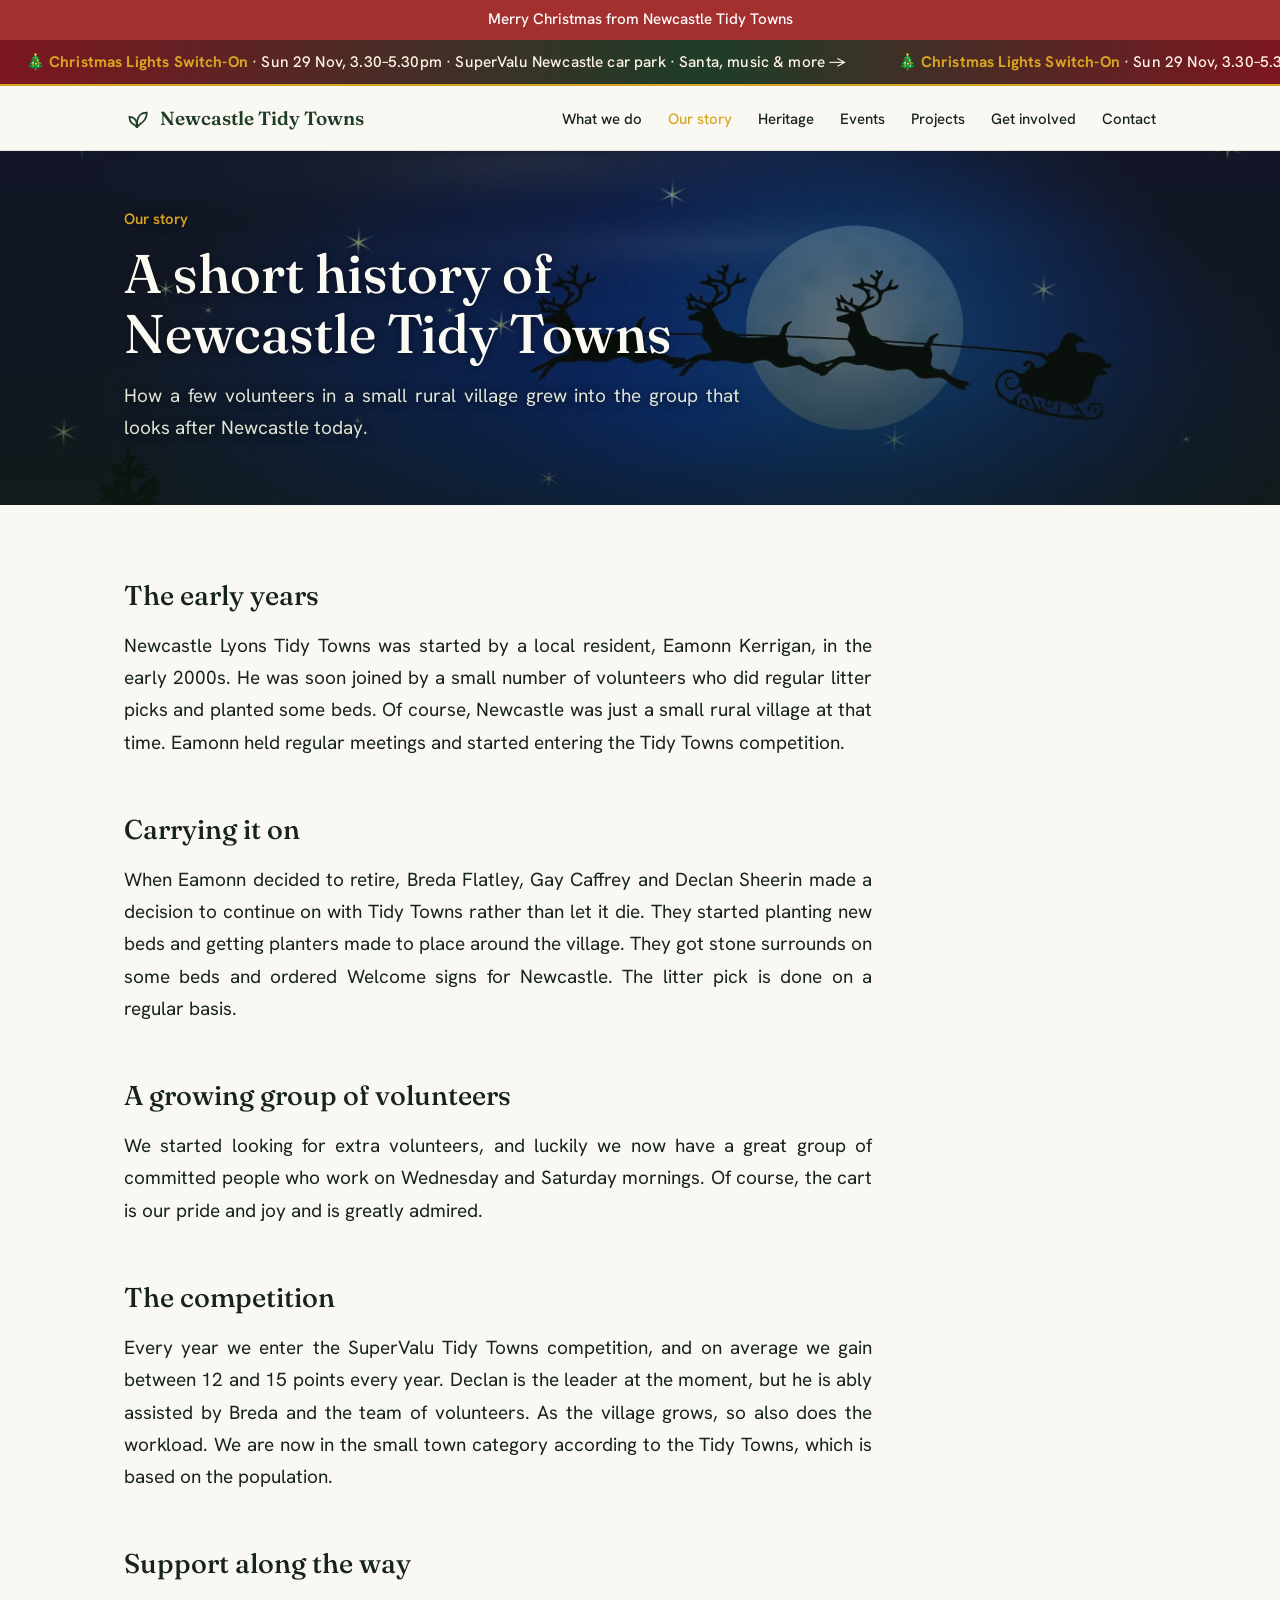
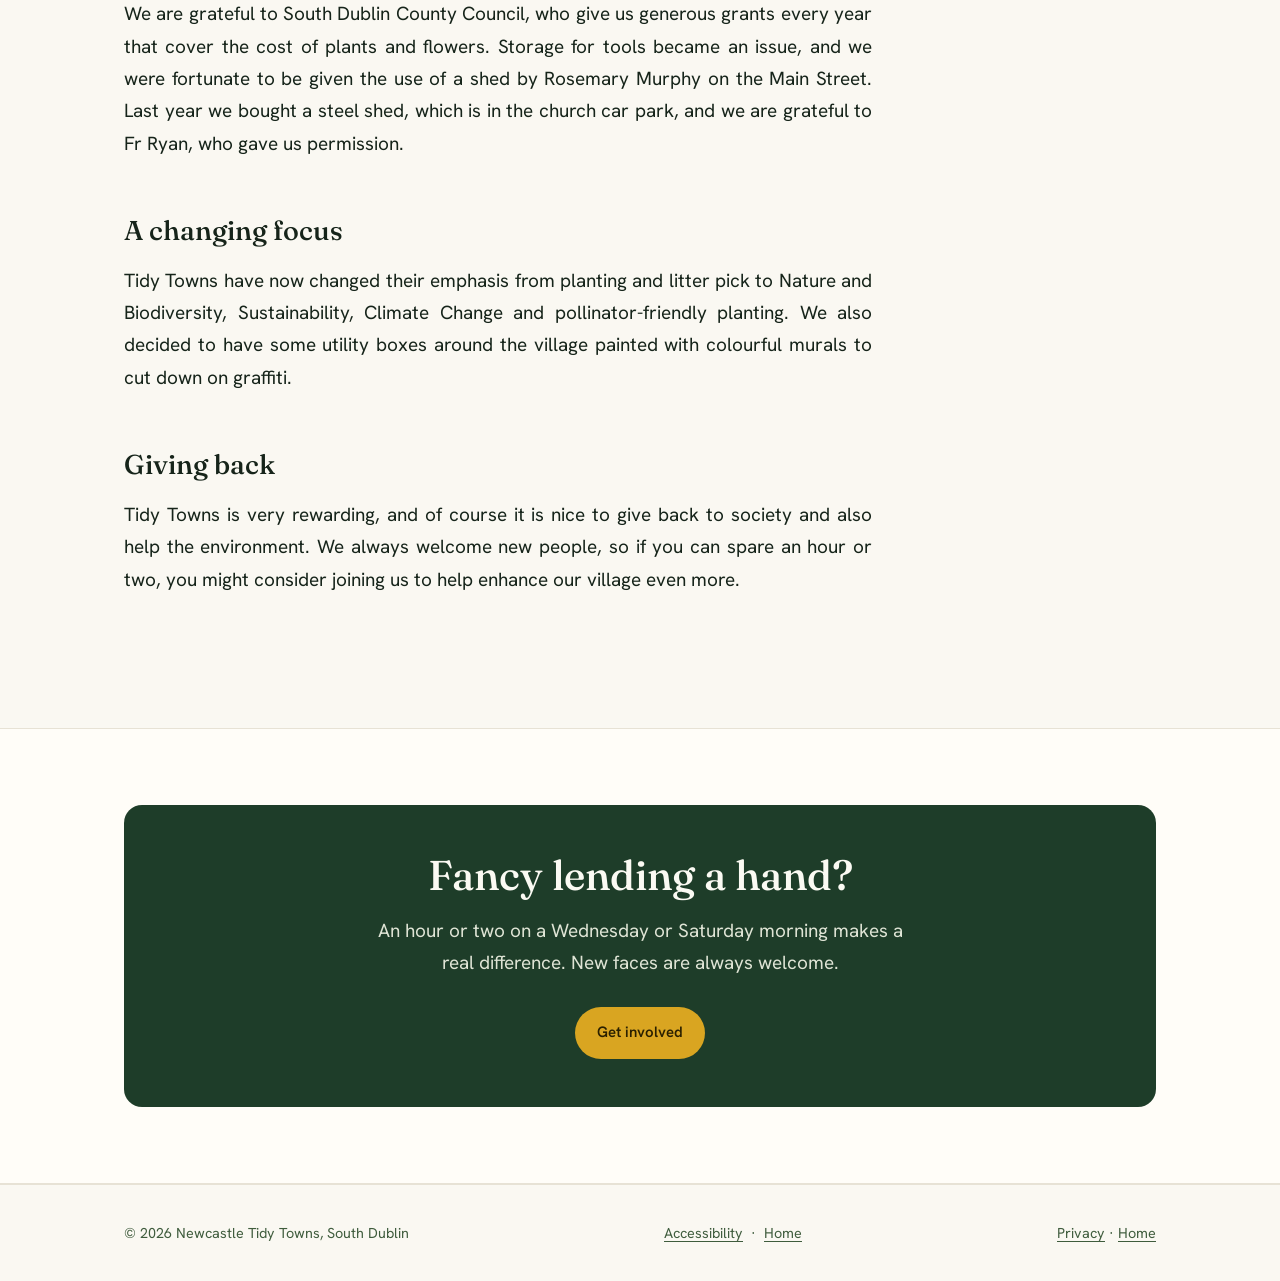
<file: history.html>
<!doctype html>
<html lang="en">
<head>
<meta charset="utf-8">
<meta name="viewport" content="width=device-width, initial-scale=1">
<title>Our Story — Newcastle Tidy Towns</title>
<meta name="description" content="The history of Newcastle Tidy Towns in South Dublin, from a few volunteers in the early 2000s to the group that looks after the village today.">
<link rel="preconnect" href="https://fonts.googleapis.com">
<link rel="preconnect" href="https://fonts.gstatic.com" crossorigin>
<link href="https://fonts.googleapis.com/css2?family=Fraunces:opsz,wght@9..144,400;9..144,500;9..144,600&family=Hanken+Grotesk:wght@400;500;600&display=swap" rel="stylesheet">
<link rel="stylesheet" href="css/style.css">
</head>
<body>
<a class="skip-link" href="#main">Skip to main content</a>
<a class="xmas-banner" href="events.html#xmas-lights-switch-on" aria-label="Christmas lights switch-on: Sunday 29 November, 3.30 to 5.30pm at SuperValu Newcastle car park, with Santa and more. See the event details."><span class="track" aria-hidden="true"><span class="grp"><span class="seg">🎄 <b>Christmas Lights Switch-On</b> &middot; Sun 29 Nov, 3.30&ndash;5.30pm &middot; SuperValu Newcastle car park &middot; Santa, music &amp; more &rarr;</span><span class="seg">🎄 <b>Christmas Lights Switch-On</b> &middot; Sun 29 Nov, 3.30&ndash;5.30pm &middot; SuperValu Newcastle car park &middot; Santa, music &amp; more &rarr;</span><span class="seg">🎄 <b>Christmas Lights Switch-On</b> &middot; Sun 29 Nov, 3.30&ndash;5.30pm &middot; SuperValu Newcastle car park &middot; Santa, music &amp; more &rarr;</span><span class="seg">🎄 <b>Christmas Lights Switch-On</b> &middot; Sun 29 Nov, 3.30&ndash;5.30pm &middot; SuperValu Newcastle car park &middot; Santa, music &amp; more &rarr;</span></span><span class="grp"><span class="seg">🎄 <b>Christmas Lights Switch-On</b> &middot; Sun 29 Nov, 3.30&ndash;5.30pm &middot; SuperValu Newcastle car park &middot; Santa, music &amp; more &rarr;</span><span class="seg">🎄 <b>Christmas Lights Switch-On</b> &middot; Sun 29 Nov, 3.30&ndash;5.30pm &middot; SuperValu Newcastle car park &middot; Santa, music &amp; more &rarr;</span><span class="seg">🎄 <b>Christmas Lights Switch-On</b> &middot; Sun 29 Nov, 3.30&ndash;5.30pm &middot; SuperValu Newcastle car park &middot; Santa, music &amp; more &rarr;</span><span class="seg">🎄 <b>Christmas Lights Switch-On</b> &middot; Sun 29 Nov, 3.30&ndash;5.30pm &middot; SuperValu Newcastle car park &middot; Santa, music &amp; more &rarr;</span></span></span></a>

<header>
  <div class="wrap bar">
    <a class="brand" href="index.html">
      <svg width="26" height="26" viewBox="0 0 24 24" fill="none" stroke="currentColor" stroke-width="1.6" aria-hidden="true">
        <path d="M12 21c0-6 0-9 3-12 2-2 5-2 6-2 0 3-1 6-3 8-2.4 2.4-4.8 3-6 6z"/>
        <path d="M12 21c0-4 0-6-2-8-1.4-1.4-3.6-2-5-2 0 2 .6 4 2 5.5C8.6 18 11 18 12 21z"/>
      </svg>
      Newcastle Tidy Towns
    </a>
    <nav aria-label="Primary">
      <ul>
        <li><a href="index.html#about">What we do</a></li>
        <li><a href="history.html" class="active">Our story</a></li>
        <li><a href="heritage.html">Heritage</a></li>
        <li><a href="events.html">Events</a></li>
        <li><a href="projects.html">Projects</a></li>
        <li><a href="index.html#involved">Get involved</a></li>
        <li><a href="index.html#contact">Contact</a></li>
      </ul>
    </nav>
    <button class="menu-btn" aria-label="Toggle menu" aria-expanded="false" onclick="var n=document.querySelector('nav');var o=n.classList.toggle('open');this.setAttribute('aria-expanded',o)">Menu</button>
  </div>
</header>

<div class="page-hero">
  <div class="wrap">
    <p class="eyebrow">Our story</p>
    <h1>A short history of Newcastle Tidy Towns</h1>
    <p>How a few volunteers in a small rural village grew into the group that looks after Newcastle today.</p>
  </div>
</div>

<main id="main">
  <section>
    <div class="wrap">

      <div class="project-block" style="max-width:68ch">
        <h2>The early years</h2>
        <p>Newcastle Lyons Tidy Towns was started by a local resident, Eamonn Kerrigan, in the early 2000s. He was soon joined by a small number of volunteers who did regular litter picks and planted some beds. Of course, Newcastle was just a small rural village at that time. Eamonn held regular meetings and started entering the Tidy Towns competition.</p>
      </div>

      <div class="project-block" style="max-width:68ch">
        <h2>Carrying it on</h2>
        <p>When Eamonn decided to retire, Breda Flatley, Gay Caffrey and Declan Sheerin made a decision to continue on with Tidy Towns rather than let it die. They started planting new beds and getting planters made to place around the village. They got stone surrounds on some beds and ordered Welcome signs for Newcastle. The litter pick is done on a regular basis.</p>
      </div>

      <div class="project-block" style="max-width:68ch">
        <h2>A growing group of volunteers</h2>
        <p>We started looking for extra volunteers, and luckily we now have a great group of committed people who work on Wednesday and Saturday mornings. Of course, the cart is our pride and joy and is greatly admired.</p>
      </div>

      <div class="project-block" style="max-width:68ch">
        <h2>The competition</h2>
        <p>Every year we enter the SuperValu Tidy Towns competition, and on average we gain between 12 and 15 points every year. Declan is the leader at the moment, but he is ably assisted by Breda and the team of volunteers. As the village grows, so also does the workload. We are now in the small town category according to the Tidy Towns, which is based on the population.</p>
      </div>

      <div class="project-block" style="max-width:68ch">
        <h2>Support along the way</h2>
        <p>We are grateful to South Dublin County Council, who give us generous grants every year that cover the cost of plants and flowers. Storage for tools became an issue, and we were fortunate to be given the use of a shed by Rosemary Murphy on the Main Street. Last year we bought a steel shed, which is in the church car park, and we are grateful to Fr Ryan, who gave us permission.</p>
      </div>

      <div class="project-block" style="max-width:68ch">
        <h2>A changing focus</h2>
        <p>Tidy Towns have now changed their emphasis from planting and litter pick to Nature and Biodiversity, Sustainability, Climate Change and pollinator-friendly planting. We also decided to have some utility boxes around the village painted with colourful murals to cut down on graffiti.</p>
      </div>

      <div class="project-block" style="max-width:68ch">
        <h2>Giving back</h2>
        <p>Tidy Towns is very rewarding, and of course it is nice to give back to society and also help the environment. We always welcome new people, so if you can spare an hour or two, you might consider joining us to help enhance our village even more.</p>
      </div>

    </div>
  </section>

  <section class="tint">
    <div class="wrap">
      <div class="band">
        <h2>Fancy lending a hand?</h2>
        <p>An hour or two on a Wednesday or Saturday morning makes a real difference. New faces are always welcome.</p>
        <a class="btn btn-primary" href="index.html#involved">Get involved</a>
      </div>
    </div>
  </section>
</main>

<footer>
  <div class="wrap">
    <span>© <span id="yr"></span> Newcastle Tidy Towns, South Dublin</span>
    <span><a href="accessibility.html">Accessibility</a> &nbsp;·&nbsp; <a href="index.html">Home</a></span>
    <span><a href="privacy.html">Privacy</a> · <a href="index.html">Home</a></span>
  </div>
</footer>

<script>document.getElementById('yr').textContent=new Date().getFullYear();</script>
  <script src="js/seasons.js" defer></script>
</body>
</html>
</file>
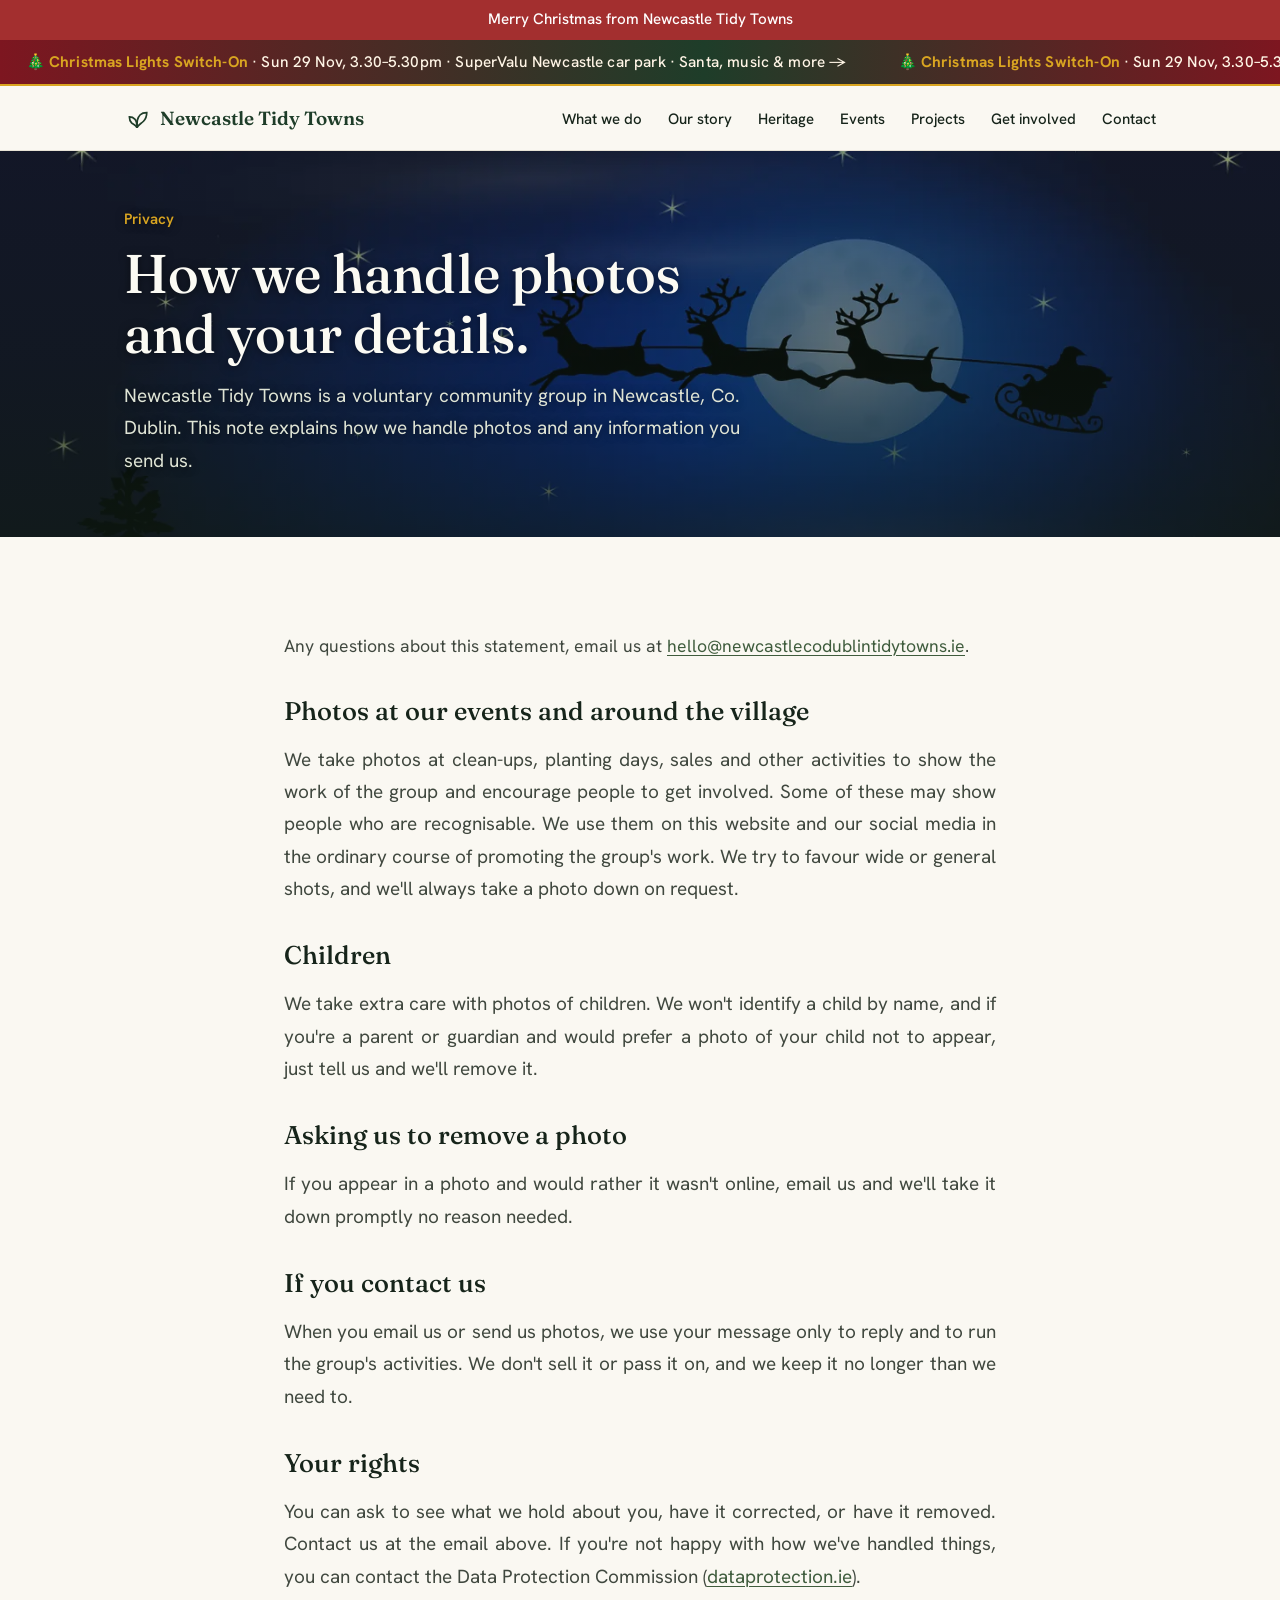
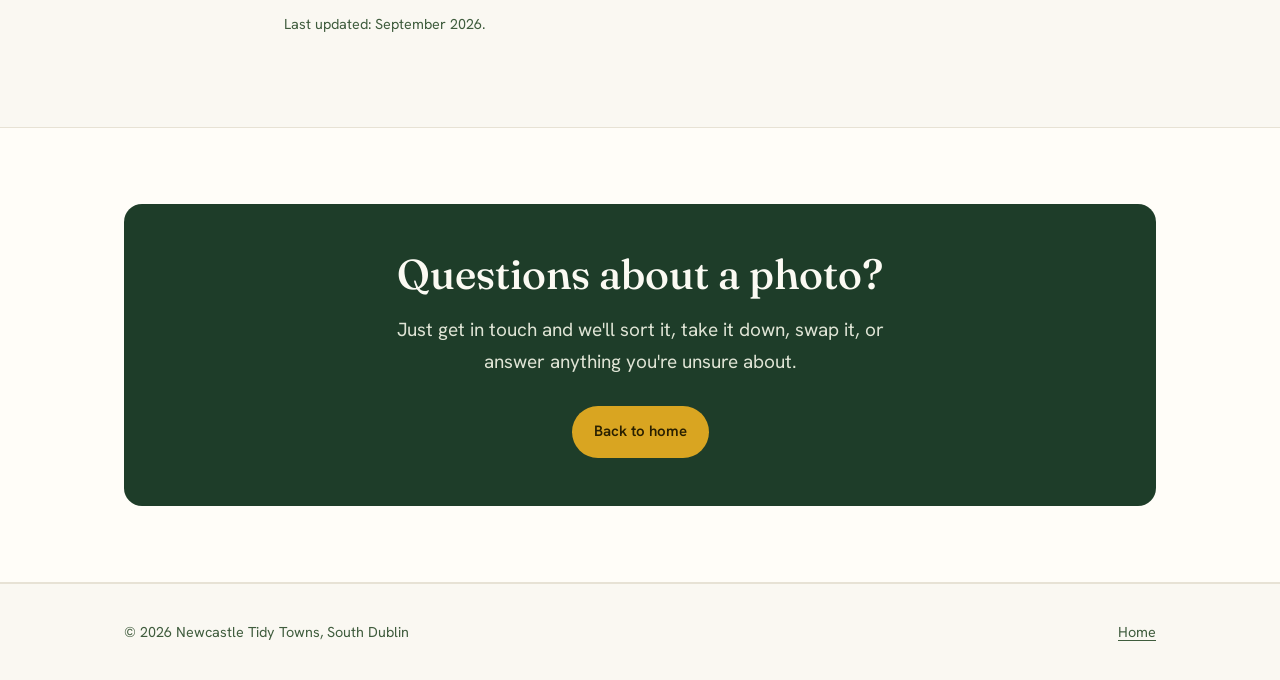
<file: privacy.html>
<!doctype html>
<html lang="en">
<head>
<meta charset="utf-8">
<meta name="viewport" content="width=device-width, initial-scale=1">
<title>Privacy &amp; Photos — Newcastle Tidy Towns</title>
<meta name="description" content="How Newcastle Tidy Towns, South Dublin handles photos taken at events and any details you send us.">
<link rel="preconnect" href="https://fonts.googleapis.com">
<link rel="preconnect" href="https://fonts.gstatic.com" crossorigin>
<link href="https://fonts.googleapis.com/css2?family=Fraunces:opsz,wght@9..144,400;9..144,500;9..144,600&family=Hanken+Grotesk:wght@400;500;600&display=swap" rel="stylesheet">
<link rel="stylesheet" href="css/style.css">
</head>
<body>
<a class="skip-link" href="#main">Skip to main content</a>
<a class="xmas-banner" href="events.html#xmas-lights-switch-on" aria-label="Christmas lights switch-on: Sunday 29 November, 3.30 to 5.30pm at SuperValu Newcastle car park, with Santa and more. See the event details."><span class="track" aria-hidden="true"><span class="grp"><span class="seg">🎄 <b>Christmas Lights Switch-On</b> &middot; Sun 29 Nov, 3.30&ndash;5.30pm &middot; SuperValu Newcastle car park &middot; Santa, music &amp; more &rarr;</span><span class="seg">🎄 <b>Christmas Lights Switch-On</b> &middot; Sun 29 Nov, 3.30&ndash;5.30pm &middot; SuperValu Newcastle car park &middot; Santa, music &amp; more &rarr;</span><span class="seg">🎄 <b>Christmas Lights Switch-On</b> &middot; Sun 29 Nov, 3.30&ndash;5.30pm &middot; SuperValu Newcastle car park &middot; Santa, music &amp; more &rarr;</span><span class="seg">🎄 <b>Christmas Lights Switch-On</b> &middot; Sun 29 Nov, 3.30&ndash;5.30pm &middot; SuperValu Newcastle car park &middot; Santa, music &amp; more &rarr;</span></span><span class="grp"><span class="seg">🎄 <b>Christmas Lights Switch-On</b> &middot; Sun 29 Nov, 3.30&ndash;5.30pm &middot; SuperValu Newcastle car park &middot; Santa, music &amp; more &rarr;</span><span class="seg">🎄 <b>Christmas Lights Switch-On</b> &middot; Sun 29 Nov, 3.30&ndash;5.30pm &middot; SuperValu Newcastle car park &middot; Santa, music &amp; more &rarr;</span><span class="seg">🎄 <b>Christmas Lights Switch-On</b> &middot; Sun 29 Nov, 3.30&ndash;5.30pm &middot; SuperValu Newcastle car park &middot; Santa, music &amp; more &rarr;</span><span class="seg">🎄 <b>Christmas Lights Switch-On</b> &middot; Sun 29 Nov, 3.30&ndash;5.30pm &middot; SuperValu Newcastle car park &middot; Santa, music &amp; more &rarr;</span></span></span></a>

<header>
  <div class="wrap bar">
    <a class="brand" href="index.html">
      <svg width="26" height="26" viewBox="0 0 24 24" fill="none" stroke="currentColor" stroke-width="1.6" aria-hidden="true">
        <path d="M12 21c0-6 0-9 3-12 2-2 5-2 6-2 0 3-1 6-3 8-2.4 2.4-4.8 3-6 6z"/>
        <path d="M12 21c0-4 0-6-2-8-1.4-1.4-3.6-2-5-2 0 2 .6 4 2 5.5C8.6 18 11 18 12 21z"/>
      </svg>
      Newcastle Tidy Towns
    </a>
    <nav aria-label="Primary">
      <ul>
        <li><a href="index.html#about">What we do</a></li>
        <li><a href="history.html">Our story</a></li>
        <li><a href="heritage.html">Heritage</a></li>
        <li><a href="events.html">Events</a></li>
        <li><a href="projects.html">Projects</a></li>
        <li><a href="index.html#involved">Get involved</a></li>
        <li><a href="index.html#contact">Contact</a></li>
      </ul>
    </nav>
    <button class="menu-btn" aria-label="Toggle menu" aria-expanded="false" onclick="var n=document.querySelector('nav');var o=n.classList.toggle('open');this.setAttribute('aria-expanded',o)">Menu</button>
  </div>
</header>

<div class="page-hero">
  <div class="wrap">
    <p class="eyebrow">Privacy</p>
    <h1>How we handle photos and your details.</h1>
    <p>Newcastle Tidy Towns is a voluntary community group in Newcastle, Co. Dublin. This note explains how we handle photos and any information you send us.</p>
  </div>
</div>

<main id="main">
  <section>
    <div class="wrap" style="max-width:760px">

      <p style="font-size:1.1rem;color:#40483f">Any questions about this statement, email us at <a href="mailto:hello@newcastlecodublintidytowns.ie">hello@newcastlecodublintidytowns.ie</a>.</p>

      <h2 style="font-family:'Fraunces',serif;font-size:1.6rem;margin:36px 0 12px">Photos at our events and around the village</h2>
      <p style="color:#40483f">We take photos at clean-ups, planting days, sales and other activities to show the work of the group and encourage people to get involved. Some of these may show people who are recognisable. We use them on this website and our social media in the ordinary course of promoting the group's work. We try to favour wide or general shots, and we'll always take a photo down on request.</p>

      <h2 style="font-family:'Fraunces',serif;font-size:1.6rem;margin:36px 0 12px">Children</h2>
      <p style="color:#40483f">We take extra care with photos of children. We won't identify a child by name, and if you're a parent or guardian and would prefer a photo of your child not to appear, just tell us and we'll remove it.</p>

      <h2 style="font-family:'Fraunces',serif;font-size:1.6rem;margin:36px 0 12px">Asking us to remove a photo</h2>
      <p style="color:#40483f">If you appear in a photo and would rather it wasn't online, email us and we'll take it down promptly no reason needed.</p>

      <h2 style="font-family:'Fraunces',serif;font-size:1.6rem;margin:36px 0 12px">If you contact us</h2>
      <p style="color:#40483f">When you email us or send us photos, we use your message only to reply and to run the group's activities. We don't sell it or pass it on, and we keep it no longer than we need to.</p>

      <h2 style="font-family:'Fraunces',serif;font-size:1.6rem;margin:36px 0 12px">Your rights</h2>
      <p style="color:#40483f">You can ask to see what we hold about you, have it corrected, or have it removed. Contact us at the email above. If you're not happy with how we've handled things, you can contact the Data Protection Commission (<a href="https://www.dataprotection.ie">dataprotection.ie</a>).</p>

      <p class="note">Last updated: September 2026.</p>

    </div>
  </section>

  <section class="tint">
    <div class="wrap">
      <div class="band">
        <h2>Questions about a photo?</h2>
        <p>Just get in touch and we'll sort it, take it down, swap it, or answer anything you're unsure about.</p>
        <a class="btn btn-primary" href="index.html">Back to home</a>
      </div>
    </div>
  </section>
</main>

<footer>
  <div class="wrap">
    <span>© <span id="yr"></span> Newcastle Tidy Towns, South Dublin</span>
    <span><a href="index.html">Home</a></span>
  </div>
</footer>

<script>document.getElementById('yr').textContent=new Date().getFullYear();</script>
  <script src="js/seasons.js" defer></script>
</body>
</html>
</file>
<file: css/style.css>
:root{
  --ink:#16241a;
  --bg:#faf8f2;
  --hedge:#1e3d29;
  --moss:#3f5c3d;
  --sage:#8a9c7e;
  --gorse:#d9a521;
  --stone:#e7e2d5;
  --paper:#fffdf8;
  --maxw:1080px;
}
*{box-sizing:border-box}
html{scroll-behavior:smooth}

/* Accessibility: visible keyboard focus on all interactive elements */
a:focus-visible,button:focus-visible,input:focus-visible,
[tabindex]:focus-visible{
  outline:3px solid var(--gorse);
  outline-offset:2px;
  border-radius:4px;
}

/* Accessibility: skip-to-content link, hidden until keyboard-focused */
.skip-link{
  position:absolute;left:12px;top:-120px;z-index:100;
  background:var(--hedge);color:#fff;padding:10px 16px;border-radius:8px;
  text-decoration:none;font-weight:600;transition:top .15s ease;
}
.skip-link:focus{top:12px}

/* Accessibility: class for screen-reader-only text */
.visually-hidden{
  position:absolute;width:1px;height:1px;padding:0;margin:-1px;
  overflow:hidden;clip:rect(0 0 0 0);white-space:nowrap;border:0;
}

body{
  margin:0;
  background:var(--bg);
  color:var(--ink);
  font-family:"Hanken Grotesk",system-ui,sans-serif;
  font-size:19px;
  line-height:1.7;
  -webkit-font-smoothing:antialiased;
}
h1,h2,h3{font-family:"Fraunces",Georgia,serif;font-weight:500;line-height:1.1;margin:0}
a{color:var(--moss);text-decoration-thickness:1px;text-underline-offset:3px}
img{max-width:100%;display:block}
.wrap{max-width:var(--maxw);margin:0 auto;padding:0 24px}

/* Header */
header{position:sticky;top:0;z-index:20;background:rgba(250,248,242,.9);backdrop-filter:blur(8px);border-bottom:1px solid var(--stone)}
.bar{display:flex;align-items:center;justify-content:space-between;height:64px}
.brand{display:flex;align-items:center;gap:10px;font-family:"Fraunces",serif;font-weight:600;font-size:19px;color:var(--hedge);text-decoration:none}
.brand svg{flex:none}
nav ul{display:flex;gap:26px;list-style:none;margin:0;padding:0}
nav a{color:var(--ink);text-decoration:none;font-weight:500;font-size:15px}
nav a:hover,nav a.active{color:var(--gorse)}
.menu-btn{display:none;background:none;border:1px solid var(--stone);border-radius:8px;padding:8px 12px;font:inherit;font-size:15px}

/* Hero */
.hero{background:var(--hedge);color:#f3f1e8;position:relative;overflow:hidden}
.hero .wrap{padding-top:84px;padding-bottom:96px;position:relative;z-index:2}
.hero .eyebrow{color:var(--gorse);font-weight:600;letter-spacing:.02em;margin:0 0 18px;font-size:15px}
.hero h1{font-size:clamp(2.6rem,7vw,4.6rem);max-width:14ch;color:#fbfaf3}
.hero p.lede{max-width:52ch;margin:22px 0 34px;font-size:1.18rem;color:#dfe4d5}
.cta-row{display:flex;flex-wrap:wrap;gap:14px}
.sprig{position:absolute;right:-40px;bottom:-30px;width:min(46vw,420px);opacity:.16;z-index:1;color:var(--sage)}

/* Interior page hero (smaller) */
.page-hero{background:var(--hedge);color:#f3f1e8}
.page-hero .wrap{padding:56px 24px 60px}
.page-hero .eyebrow{color:var(--gorse);font-weight:600;font-size:15px;margin:0 0 12px}
.page-hero h1{font-size:clamp(2.2rem,6vw,3.4rem);color:#fbfaf3;max-width:18ch}
.page-hero p{max-width:56ch;margin:16px 0 0;color:#dfe4d5}

/* Buttons */
.btn{display:inline-block;padding:13px 22px;border-radius:999px;font-weight:600;font-size:15px;text-decoration:none;transition:transform .15s ease}
.btn:hover{transform:translateY(-2px)}
.btn-primary{background:var(--gorse);color:#2a2000}
.btn-ghost{border:1.5px solid rgba(243,241,232,.5);color:#f3f1e8}

/* Sections */
section{padding:76px 0}
.section-head{max-width:60ch;margin-bottom:44px}
.section-head h2{font-size:clamp(1.9rem,4vw,2.7rem)}
.section-head p{color:var(--moss);margin:14px 0 0;font-size:1.08rem}
.tint{background:var(--paper);border-top:1px solid var(--stone);border-bottom:1px solid var(--stone)}

/* Focus list */
.focus-list{display:grid;gap:2px;background:var(--stone);border:1px solid var(--stone);border-radius:14px;overflow:hidden}
.focus-item{background:var(--paper);padding:28px 30px;display:grid;grid-template-columns:auto 1fr;gap:22px;align-items:start}
.focus-item .leaf{color:var(--moss);margin-top:4px}
.focus-item h3{font-size:1.35rem;margin-bottom:6px}
.focus-item p{margin:0;color:#40483f}

/* Events */
.month-label{font-family:"Fraunces",serif;color:var(--hedge);font-size:1.3rem;margin:40px 0 4px}
.month-label:first-of-type{margin-top:0}
.events{list-style:none;margin:0;padding:0;border-top:1px solid var(--stone)}
.event{display:grid;grid-template-columns:120px 1fr;gap:24px;padding:24px 0;border-bottom:1px solid var(--stone);align-items:baseline}
.event .date{font-family:"Fraunces",serif;color:var(--hedge)}
.event .date .day{font-size:2rem;line-height:1;display:block;font-weight:600}
.event .date .mon{font-size:.95rem;color:var(--moss);text-transform:uppercase;letter-spacing:.05em}
.event h3{font-size:1.25rem;margin-bottom:4px}
.event p{margin:0;color:#40483f;font-size:.98rem}
.event .where{color:var(--moss);font-weight:500}
.recurring{background:var(--paper);border:1px solid var(--stone);border-radius:14px;padding:26px 30px;margin-top:8px}
.recurring h3{font-size:1.2rem;margin-bottom:6px}
.recurring p{margin:0;color:#40483f}

/* Gallery */
.project-block{margin-bottom:56px}
.project-block h2{font-size:1.7rem;margin-bottom:6px}
.project-block .meta{color:var(--moss);margin:0 0 20px}
.gallery{display:grid;grid-template-columns:repeat(3,1fr);gap:14px}
.gallery.pairs{grid-template-columns:repeat(2,1fr)}
.photo{aspect-ratio:4/3;border-radius:12px;overflow:hidden;background:
    linear-gradient(135deg,#dfe6d6,#eef0e6);
    display:flex;align-items:center;justify-content:center;color:var(--sage);
    border:1px dashed #bcc7ac;font-size:.9rem;text-align:center;padding:12px}
.photo img{width:100%;height:100%;object-fit:cover}
figure{margin:0}
figure figcaption{font-size:.85rem;color:var(--moss);margin-top:6px}

/* Bands & contact */
.band{background:var(--hedge);color:#f3f1e8;border-radius:18px;padding:48px 40px;text-align:center}
.band h2{font-size:clamp(1.8rem,4vw,2.6rem);color:#fbfaf3;max-width:20ch;margin:0 auto}
.band p{max-width:48ch;margin:16px auto 28px;color:#dfe4d5}
.contact{display:grid;grid-template-columns:1fr 1fr;gap:40px;align-items:start}
.contact h3{font-size:1.3rem;margin-bottom:8px}
.contact a{font-weight:600}
.note{font-size:.9rem;color:var(--moss);margin-top:16px}

footer{border-top:1px solid var(--stone);padding:36px 0;color:var(--moss);font-size:.9rem}
footer .wrap{display:flex;justify-content:space-between;flex-wrap:wrap;gap:12px}

@media(max-width:720px){
  nav ul{display:none;position:absolute;top:64px;left:0;right:0;flex-direction:column;gap:0;background:var(--bg);border-bottom:1px solid var(--stone);box-shadow:0 8px 20px rgba(22,36,26,.08);padding:6px 0}
  nav.open ul{display:flex}
  nav ul a{display:block;padding:15px 24px;font-size:17px}
  nav ul a:hover,nav ul a.active{color:var(--gorse)}
  .menu-btn{display:inline-block}
  .contact{grid-template-columns:1fr}
  .gallery{grid-template-columns:1fr 1fr}
  .gallery.pairs{grid-template-columns:1fr}
  .event{grid-template-columns:84px 1fr;gap:16px}
  .event .date .day{font-size:1.6rem}
  section{padding:56px 0}
}
@media(prefers-reduced-motion:reduce){
  *{scroll-behavior:auto}
  .btn:hover{transform:none}
}

/* ============================================================
   Seasonal theme — changes automatically by date (added 2026)
   Every season shows a photo banner; autumn/winter/spring/christmas
   also drift leaves/snow/blossom. Decorative + reduced-motion aware.
   ============================================================ */
.season-greet{background:var(--sg-bg,#7c4e23);color:#fff;text-align:center;
  font-family:"Hanken Grotesk",sans-serif;font-size:.95rem;font-weight:500;padding:7px 16px}
.hero,.page-hero{position:relative;overflow:hidden}
.page-hero .wrap{position:relative;z-index:2}

/* photo background layer — all seasons */
.season-photo{position:absolute;inset:0;z-index:0;display:block}
.season-photo .s-bg{position:absolute;inset:0;background:var(--sphoto) center 42%/cover no-repeat;
  transform:scale(1.03);animation:sZoom 32s ease-in-out infinite alternate}
.season-photo .s-ov{position:absolute;inset:0;
  background:linear-gradient(to bottom,rgba(16,28,20,.4) 0%,rgba(16,28,20,.55) 55%,rgba(16,28,20,.76) 100%)}
@keyframes sZoom{from{transform:scale(1.03)}to{transform:scale(1.11)}}
[data-season] .hero .wrap,[data-season] .page-hero .wrap{text-shadow:0 1px 8px rgba(0,0,0,.5)}

/* drifting motif — autumn/winter/spring, and snow at christmas */
.season-fx{position:absolute;inset:0;z-index:1;pointer-events:none;overflow:hidden;display:none}
[data-season="autumn"] .season-fx,[data-season="winter"] .season-fx,
[data-season="spring"] .season-fx,[data-season="christmas"] .season-fx{display:block}
.season-fx span{position:absolute;top:-44px;width:26px;height:26px;opacity:.9;
  background:var(--fx) center/contain no-repeat;filter:drop-shadow(0 1px 1.5px rgba(0,0,0,.35));
  animation:fxFall linear infinite}
.season-fx span:nth-child(1){left:5%;width:24px;height:24px;animation-duration:12s}
.season-fx span:nth-child(2){left:16%;width:32px;height:32px;animation-duration:16s;animation-delay:2.5s}
.season-fx span:nth-child(3){left:28%;width:20px;height:20px;animation-duration:10s;animation-delay:5s}
.season-fx span:nth-child(4){left:40%;width:30px;height:30px;animation-duration:14s;animation-delay:1s}
.season-fx span:nth-child(5){left:52%;width:22px;height:22px;animation-duration:13s;animation-delay:4s}
.season-fx span:nth-child(6){left:64%;width:34px;height:34px;animation-duration:17s;animation-delay:2s}
.season-fx span:nth-child(7){left:75%;width:24px;height:24px;animation-duration:11s;animation-delay:6s}
.season-fx span:nth-child(8){left:85%;width:30px;height:30px;animation-duration:15s;animation-delay:3.5s}
.season-fx span:nth-child(9){left:46%;width:20px;height:20px;animation-duration:18s;animation-delay:7s}
.season-fx span:nth-child(10){left:93%;width:22px;height:22px;animation-duration:12s;animation-delay:8.5s}
@keyframes fxFall{0%{transform:translateY(0) rotate(0);opacity:0}8%{opacity:.95}92%{opacity:.95}
  100%{transform:translateY(430px) rotate(300deg);opacity:0}}

/* per-season tokens */
[data-season="autumn"]{--sg-bg:#7c4e23;--sphoto:url("../images/autumn-leaves.webp");
  --fx:url("data:image/svg+xml,%3Csvg xmlns='http://www.w3.org/2000/svg' viewBox='0 0 24 24'%3E%3Cpath d='M12 2C6 7 4 13 12 22C20 13 18 7 12 2Z' fill='%23e07c22'/%3E%3Cpath d='M12 5V20' stroke='%238a3a11' stroke-width='1'/%3E%3C/svg%3E")}
[data-season="winter"]{--sg-bg:#3f5f78;--sphoto:url("../images/winter-coast.webp");
  --fx:url("data:image/svg+xml,%3Csvg xmlns='http://www.w3.org/2000/svg' viewBox='0 0 24 24' fill='none' stroke='%23ffffff' stroke-width='1.6' stroke-linecap='round'%3E%3Cpath d='M12 2.5V21.5 M3.8 7.25 20.2 16.75 M20.2 7.25 3.8 16.75'/%3E%3Cpath d='M12 2.5 10 4.8 M12 2.5 14 4.8 M12 21.5 10 19.2 M12 21.5 14 19.2 M20.2 16.75 17.6 16.4 M20.2 16.75 19.9 14.1 M3.8 7.25 6.4 7.6 M3.8 7.25 4.1 9.9 M20.2 7.25 17.6 7.6 M20.2 7.25 19.9 9.9 M3.8 16.75 6.4 16.4 M3.8 16.75 4.1 14.1'/%3E%3C/svg%3E")}
[data-season="christmas"]{--sg-bg:#a32f2f;--sphoto:url("../images/xmas-sleigh-aurora.webp");
  --fx:url("data:image/svg+xml,%3Csvg xmlns='http://www.w3.org/2000/svg' viewBox='0 0 24 24' fill='none' stroke='%23ffffff' stroke-width='1.6' stroke-linecap='round'%3E%3Cpath d='M12 2.5V21.5 M3.8 7.25 20.2 16.75 M20.2 7.25 3.8 16.75'/%3E%3Cpath d='M12 2.5 10 4.8 M12 2.5 14 4.8 M12 21.5 10 19.2 M12 21.5 14 19.2 M20.2 16.75 17.6 16.4 M20.2 16.75 19.9 14.1 M3.8 7.25 6.4 7.6 M3.8 7.25 4.1 9.9 M20.2 7.25 17.6 7.6 M20.2 7.25 19.9 9.9 M3.8 16.75 6.4 16.4 M3.8 16.75 4.1 14.1'/%3E%3C/svg%3E")}
[data-season="spring"]{--sg-bg:#4d6b34;--sphoto:url("../images/spring-crocus.webp");
  --fx:url("data:image/svg+xml,%3Csvg xmlns='http://www.w3.org/2000/svg' viewBox='0 0 24 24'%3E%3Cellipse cx='12' cy='12' rx='6' ry='10' fill='%23f0a9c6' stroke='%23d87aa0' stroke-width='1'/%3E%3C/svg%3E")}
[data-season="summer"]{--sg-bg:#3c6238;--sphoto:url("../images/summer-cliffs.webp")}

@media (prefers-reduced-motion:reduce){ .season-fx{display:none !important} .season-photo .s-bg{animation:none} }

/* New Year (28 Dec - 6 Jan): fireworks banner, heading on the dark left */
[data-season="newyear"]{--sg-bg:#2a3c86;--sphoto:url("../images/newyear-fireworks.webp");--fx:url("data:image/svg+xml,%3Csvg xmlns='http://www.w3.org/2000/svg' viewBox='0 0 24 24' fill='none' stroke='%23ffffff' stroke-width='1.6' stroke-linecap='round'%3E%3Cpath d='M12 2.5V21.5 M3.8 7.25 20.2 16.75 M20.2 7.25 3.8 16.75'/%3E%3Cpath d='M12 2.5 10 4.8 M12 2.5 14 4.8 M12 21.5 10 19.2 M12 21.5 14 19.2 M20.2 16.75 17.6 16.4 M20.2 16.75 19.9 14.1 M3.8 7.25 6.4 7.6 M3.8 7.25 4.1 9.9 M20.2 7.25 17.6 7.6 M20.2 7.25 19.9 9.9 M3.8 16.75 6.4 16.4 M3.8 16.75 4.1 14.1'/%3E%3C/svg%3E")}
[data-season="newyear"] .season-fx{display:block}
[data-season="newyear"] .season-photo .s-ov{background:linear-gradient(105deg,rgba(4,8,22,.72) 0%,rgba(4,8,22,.42) 40%,rgba(4,8,22,.1) 66%,rgba(4,8,22,0) 100%)}
[data-season="christmas"] .season-photo .s-bg{background-position:right 42%}

/* Justified body text for even left and right edges (added 2026) */
.hero p.lede,
.page-hero p,
.section-head p,
.project-block p:not(.meta),
.recurring p,
.wrap > p{
  text-align:justify;
  text-align-last:left;
  -webkit-hyphens:auto;
  hyphens:auto;
}

/* ===== Christmas lights switch-on banner (sitewide) ===== */
.xmas-banner{display:block;background:linear-gradient(90deg,#7d1620,#1e3d29 55%,#7d1620);color:#fff5e6;text-decoration:none;overflow:hidden;white-space:nowrap;border-bottom:2px solid var(--gorse)}
.xmas-banner:hover,.xmas-banner:focus-visible{color:#fff}
.xmas-banner .track{display:inline-block;will-change:transform;animation:xmas-scroll 75s linear infinite}
.xmas-banner:hover .track,.xmas-banner:focus-within .track{animation-play-state:paused}
.xmas-banner .grp{display:inline-block}
.xmas-banner .seg{display:inline-block;padding:9px 1.6rem;font-weight:500;font-size:.96rem;letter-spacing:.01em}
.xmas-banner .seg b{color:var(--gorse)}
@keyframes xmas-scroll{from{transform:translateX(0)}to{transform:translateX(-50%)}}
@media (prefers-reduced-motion: reduce){
  .xmas-banner{white-space:normal;text-align:center}
  .xmas-banner .track{animation:none;display:block}
  .xmas-banner .grp + .grp{display:none}
  .xmas-banner .grp .seg + .seg{display:none}
}
</file>
